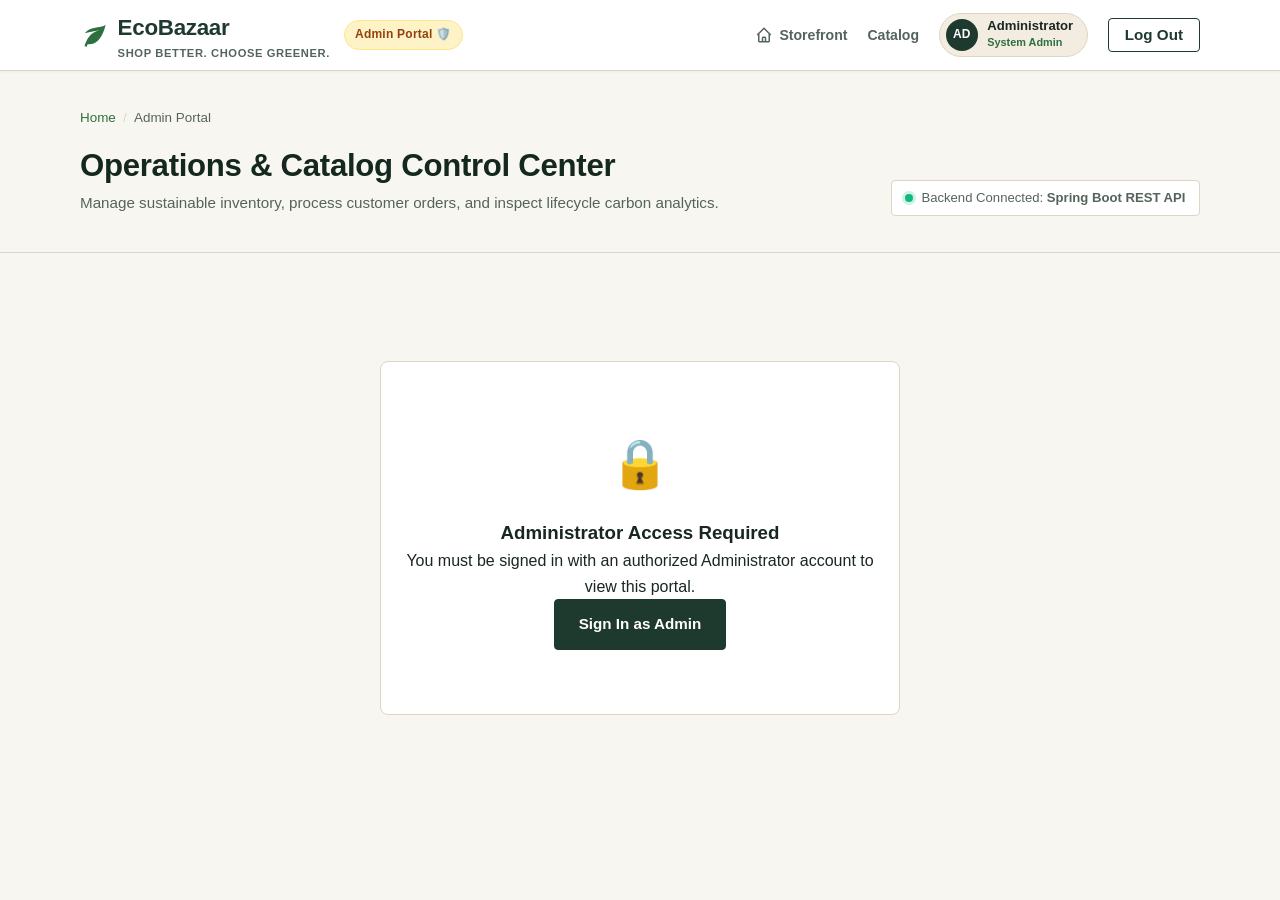
<file: frontend/pages/admin.html>
<!DOCTYPE html>
<html lang="en">
<head>
  <meta charset="UTF-8" />
  <meta name="viewport" content="width=device-width, initial-scale=1.0" />
  <title>Admin Portal — EcoBazaar</title>
  <meta name="description" content="EcoBazaar Administrative Portal for catalog management, order processing, and sustainability impact tracking." />
  <link rel="stylesheet" href="../css/style.css" />
</head>
<body class="admin-body">

  <!-- =========================================================================
       1. Admin Header & Navigation Bar
       ========================================================================= -->
  <header class="header admin-header">
    <div class="container navbar admin-navbar">
      <!-- Brand Logo with Admin Badge -->
      <div class="admin-brand-group">
        <a href="../index.html" class="logo" aria-label="EcoBazaar Home">
          <svg class="logo-leaf-icon" viewBox="0 0 24 24" fill="currentColor">
            <path d="M17 8C8 10 5.9 16.17 3.82 21.34l1.89.66l.95-2.3c.48.17.98.3 1.34.3C19 20 22 3 22 3c-1 2-8 2.25-13 3.75C7 7.35 5.5 8.7 4 10.5c3.5-1 7.5-1.5 13-2.5z"/>
          </svg>
          <div class="logo-text-box">
            <span>EcoBazaar</span>
            <span class="logo-tagline">Shop Better. Choose Greener.</span>
          </div>
        </a>
        <span class="admin-role-badge">Admin Portal 🛡️</span>
      </div>

      <!-- Quick Storefront Link & Admin Session Profile -->
      <div class="admin-header-actions">
        <a href="../index.html" class="admin-nav-link" aria-label="View Storefront">
          <svg fill="none" stroke="currentColor" stroke-width="2" viewBox="0 0 24 24" width="18" height="18">
            <path d="M3 12l2-2m0 0l7-7 7 7M5 10v10a1 1 0 001 1h3m10-11l2 2m-2-2v10a1 1 0 01-1 1h-3m-6 0a1 1 0 001-1v-4a1 1 0 011-1h2a1 1 0 011 1v4a1 1 0 001 1m-6 0h6"></path>
          </svg>
          <span>Storefront</span>
        </a>
        <a href="products.html" class="admin-nav-link" aria-label="View Catalog">
          <span>Catalog</span>
        </a>

        <div class="admin-profile-pill" id="admin-profile-pill">
          <div class="admin-avatar" id="admin-avatar">AD</div>
          <div class="admin-profile-text">
            <span class="admin-name" id="admin-user-name">Administrator</span>
            <span class="admin-role-label">System Admin</span>
          </div>
        </div>

        <button type="button" class="btn-secondary nav-logout-btn" id="admin-logout-btn" aria-label="Log Out">
          Log Out
        </button>
      </div>

      <!-- Mobile Hamburger Toggle -->
      <button class="mobile-toggle" id="admin-mobile-toggle" aria-label="Toggle navigation menu" aria-expanded="false">
        <span></span>
        <span></span>
        <span></span>
      </button>
    </div>
  </header>

  <!-- =========================================================================
       2. Page Header / Breadcrumbs Banner
       ========================================================================= -->
  <section class="page-header admin-page-header">
    <div class="container page-header-content">
      <div class="breadcrumbs">
        <a href="../index.html">Home</a>
        <span class="separator">/</span>
        <span>Admin Portal</span>
      </div>
      <div class="admin-header-title-row">
        <div>
          <h1 class="page-title">Operations & Catalog Control Center</h1>
          <p class="page-subtitle">
            Manage sustainable inventory, process customer orders, and inspect lifecycle carbon analytics.
          </p>
        </div>
        <div class="admin-system-status">
          <span class="status-indicator-dot online"></span>
          <span>Backend Connected: <strong>Spring Boot REST API</strong></span>
        </div>
      </div>
    </div>
  </section>

  <!-- =========================================================================
       3. Main Admin Workspace Container
       ========================================================================= -->
  <main class="container admin-container">

    <!-- Auth Guard Placeholder Alert (if non-admin tries to view) -->
    <div id="admin-auth-guard" class="admin-guard-banner" style="display: none;">
      <div class="guard-icon">🔒</div>
      <h3>Administrator Access Required</h3>
      <p>You must be signed in with an authorized Administrator account to view this portal.</p>
      <a href="login.html" class="btn-primary">Sign In as Admin</a>
    </div>

    <div id="admin-app-content">

      <!-- Navigation Tabs Bar -->
      <nav class="admin-tabs" role="tablist" aria-label="Admin Portal Sections">
        <button type="button" class="admin-tab-btn active" id="tab-btn-overview" role="tab" aria-selected="true" aria-controls="tab-overview" data-tab="overview">
          <svg fill="none" stroke="currentColor" stroke-width="2" viewBox="0 0 24 24" width="18" height="18">
            <path d="M4 6a2 2 0 012-2h2a2 2 0 012 2v2a2 2 0 01-2 2H6a2 2 0 01-2-2V6zM14 6a2 2 0 012-2h2a2 2 0 012 2v2a2 2 0 01-2 2h-2a2 2 0 01-2-2V6zM4 16a2 2 0 012-2h2a2 2 0 012 2v2a2 2 0 01-2 2H6a2 2 0 01-2-2v-2zM14 16a2 2 0 012-2h2a2 2 0 012 2v2a2 2 0 01-2 2h-2a2 2 0 01-2-2v-2z"></path>
          </svg>
          <span>Overview</span>
        </button>

        <button type="button" class="admin-tab-btn" id="tab-btn-products" role="tab" aria-selected="false" aria-controls="tab-products" data-tab="products">
          <svg fill="none" stroke="currentColor" stroke-width="2" viewBox="0 0 24 24" width="18" height="18">
            <path d="M20 7l-8-4-8 4m16 0l-8 4m8-4v10l-8 4m0-10L4 7m8 4v10M4 7v10l8 4"></path>
          </svg>
          <span>Product Management</span>
        </button>

        <button type="button" class="admin-tab-btn" id="tab-btn-orders" role="tab" aria-selected="false" aria-controls="tab-orders" data-tab="orders">
          <svg fill="none" stroke="currentColor" stroke-width="2" viewBox="0 0 24 24" width="18" height="18">
            <path d="M9 5H7a2 2 0 00-2 2v12a2 2 0 002 2h10a2 2 0 002-2V7a2 2 0 00-2-2h-2M9 5a2 2 0 002 2h2a2 2 0 002-2M9 5a2 2 0 012-2h2a2 2 0 012 2m-6 9l2 2 4-4"></path>
          </svg>
          <span>Order Management</span>
        </button>
      </nav>

      <!-- =====================================================================
           TAB 1: Overview & KPI Analytics
           ===================================================================== -->
      <section class="admin-tab-panel active" id="tab-overview" role="tabpanel" aria-labelledby="tab-btn-overview">
        <div class="admin-kpi-grid">
          <!-- Total Products -->
          <div class="admin-kpi-card">
            <div class="kpi-icon-box">
              <svg viewBox="0 0 24 24" fill="none" stroke="currentColor" stroke-width="2">
                <path d="M20 7l-8-4-8 4m16 0l-8 4m8-4v10l-8 4m0-10L4 7m8 4v10M4 7v10l8 4"></path>
              </svg>
            </div>
            <div class="kpi-content">
              <span class="kpi-label">Total Products</span>
              <div class="kpi-value" id="kpi-total-products">
                <span class="kpi-placeholder">—</span>
              </div>
              <span class="kpi-subtext">Active sustainable catalog items</span>
            </div>
          </div>

          <!-- Total Orders -->
          <div class="admin-kpi-card">
            <div class="kpi-icon-box">
              <svg viewBox="0 0 24 24" fill="none" stroke="currentColor" stroke-width="2">
                <circle cx="9" cy="21" r="1"></circle>
                <circle cx="20" cy="21" r="1"></circle>
                <path d="M1 1h4l2.68 13.39a2 2 0 002 1.61h9.72a2 2 0 002-1.61L23 6H6"></path>
              </svg>
            </div>
            <div class="kpi-content">
              <span class="kpi-label">Total Orders</span>
              <div class="kpi-value" id="kpi-total-orders">
                <span class="kpi-placeholder">—</span>
              </div>
              <span class="kpi-subtext">Customer orders placed to date</span>
            </div>
          </div>

          <!-- Gross Revenue -->
          <div class="admin-kpi-card">
            <div class="kpi-icon-box">
              <svg viewBox="0 0 24 24" fill="none" stroke="currentColor" stroke-width="2">
                <path d="M12 1v22M17 5H9.5a3.5 3.5 0 000 7h5a3.5 3.5 0 010 7H6"></path>
              </svg>
            </div>
            <div class="kpi-content">
              <span class="kpi-label">Gross Revenue</span>
              <div class="kpi-value" id="kpi-gross-revenue">
                <span class="kpi-placeholder">—</span>
              </div>
              <span class="kpi-subtext">Total platform sales in INR (₹)</span>
            </div>
          </div>

          <!-- Total Carbon Tracked -->
          <div class="admin-kpi-card">
            <div class="kpi-icon-box leaf-kpi">
              <svg viewBox="0 0 24 24" fill="currentColor">
                <path d="M17 8C8 10 5.9 16.17 3.82 21.34l1.89.66l.95-2.3c.48.17.98.3 1.34.3C19 20 22 3 22 3c-1 2-8 2.25-13 3.75C7 7.35 5.5 8.7 4 10.5c3.5-1 7.5-1.5 13-2.5z"/>
              </svg>
            </div>
            <div class="kpi-content">
              <span class="kpi-label">Total Carbon Tracked</span>
              <div class="kpi-value" id="kpi-total-carbon">
                <span class="kpi-placeholder">—</span>
              </div>
              <span class="kpi-subtext">Verified emissions in kg CO2e</span>
            </div>
          </div>
        </div>

        <!-- Quick Summary Card -->
        <div class="admin-card" style="margin-top: 1.5rem;">
          <div class="admin-card-header">
            <h3>System Status & Security Overview</h3>
          </div>
          <div class="admin-card-body">
            <div class="admin-info-grid">
              <div class="info-item">
                <span class="info-label">Active Role</span>
                <strong class="info-val">ADMINISTRATOR</strong>
              </div>
              <div class="info-item">
                <span class="info-label">Authentication Mode</span>
                <strong class="info-val">Stateless HMAC-SHA256 JWT</strong>
              </div>
              <div class="info-item">
                <span class="info-label">Database Layer</span>
                <strong class="info-val">MySQL Persistence</strong>
              </div>
              <div class="info-item">
                <span class="info-label">Product Restock Automation</span>
                <strong class="info-val" style="color: var(--color-leaf);">Active on Cancellation</strong>
              </div>
            </div>
          </div>
        </div>
      </section>

      <!-- =====================================================================
           TAB 2: Product Catalog Management
           ===================================================================== -->
      <section class="admin-tab-panel" id="tab-products" role="tabpanel" aria-labelledby="tab-btn-products">
        <div class="admin-card">
          <div class="admin-card-header admin-toolbar">
            <div class="toolbar-left">
              <h3>Sustainable Catalog Management</h3>
              <span class="toolbar-count" id="product-count-badge">0 items</span>
            </div>
            <div class="toolbar-right">
              <div class="admin-search-box">
                <svg fill="none" stroke="currentColor" stroke-width="2" viewBox="0 0 24 24" width="16" height="16">
                  <path d="M21 21l-6-6m2-5a7 7 0 11-14 0 7 7 0 0114 0z"></path>
                </svg>
                <input 
                  type="text" 
                  id="product-search-input" 
                  placeholder="Search products by name or category..." 
                  aria-label="Search products"
                />
              </div>
              <button type="button" class="btn-primary" id="btn-open-add-product" aria-label="Add new product">
                <svg fill="none" stroke="currentColor" stroke-width="2.5" viewBox="0 0 24 24" width="18" height="18">
                  <path d="M12 4v16m8-8H4"></path>
                </svg>
                <span>Add Product</span>
              </button>
            </div>
          </div>

          <!-- Product Table Responsive Container -->
          <div class="admin-table-wrapper" id="admin-products-table-container">
            <table class="admin-table" id="admin-products-table">
              <thead>
                <tr>
                  <th style="width: 70px;">Image</th>
                  <th>Product Details</th>
                  <th>Category</th>
                  <th>Price</th>
                  <th>Stock</th>
                  <th>Carbon Footprint</th>
                  <th style="text-align: right; width: 140px;">Actions</th>
                </tr>
              </thead>
              <tbody id="admin-products-tbody">
                <!-- Dynamically populated via admin.js -->
              </tbody>
            </table>

            <!-- Loading State Placeholder -->
            <div class="admin-empty-state" id="products-loading-state" style="display: block;">
              <div class="loading-spinner"></div>
              <p>Loading eco-friendly products catalog...</p>
            </div>

            <!-- Empty State Placeholder -->
            <div class="admin-empty-state" id="products-empty-state" style="display: none;">
              <svg fill="none" stroke="currentColor" stroke-width="1.5" viewBox="0 0 24 24" width="48" height="48">
                <path d="M20 7l-8-4-8 4m16 0l-8 4m8-4v10l-8 4m0-10L4 7m8 4v10M4 7v10l8 4"></path>
              </svg>
              <h4 id="products-empty-title">No Products Found</h4>
              <p id="products-empty-message">No products match your search or the catalog is empty.</p>
              <div id="products-empty-action" style="margin-top: 1rem; display: none;"></div>
            </div>
          </div>
        </div>
      </section>

      <!-- =====================================================================
           TAB 3: Order Management
           ===================================================================== -->
      <section class="admin-tab-panel" id="tab-orders" role="tabpanel" aria-labelledby="tab-btn-orders">
        <div class="admin-card">
          <div class="admin-card-header admin-toolbar">
            <div class="toolbar-left">
              <h3>Customer Order Lifecycle</h3>
              <span class="toolbar-count" id="order-count-badge">0 orders</span>
            </div>
            <div class="toolbar-right">
              <!-- Status Filter Dropdown -->
              <div class="admin-filter-group">
                <label for="admin-order-status-filter" class="filter-label">Filter Status:</label>
                <select id="admin-order-status-filter" class="admin-select" aria-label="Filter orders by status">
                  <option value="ALL">All Statuses</option>
                  <option value="PLACED">Placed</option>
                  <option value="CONFIRMED">Confirmed</option>
                  <option value="SHIPPED">Shipped</option>
                  <option value="DELIVERED">Delivered</option>
                  <option value="CANCELLED">Cancelled</option>
                </select>
              </div>
            </div>
          </div>

          <!-- Orders Table Responsive Container -->
          <div class="admin-table-wrapper" id="admin-orders-table-container">
            <table class="admin-table" id="admin-orders-table">
              <thead>
                <tr>
                  <th>Order Ref</th>
                  <th>Customer</th>
                  <th>Date</th>
                  <th>Total Amount</th>
                  <th>Emissions Tracked</th>
                  <th>Status</th>
                  <th style="text-align: right; width: 180px;">Actions</th>
                </tr>
              </thead>
              <tbody id="admin-orders-tbody">
                <!-- Dynamically populated via admin.js -->
              </tbody>
            </table>

            <!-- Loading State Placeholder -->
            <div class="admin-empty-state" id="orders-loading-state" style="display: block;">
              <div class="loading-spinner"></div>
              <p>Loading customer orders...</p>
            </div>

            <!-- Empty State Placeholder -->
            <div class="admin-empty-state" id="orders-empty-state" style="display: none;">
              <svg fill="none" stroke="currentColor" stroke-width="1.5" viewBox="0 0 24 24" width="48" height="48">
                <circle cx="9" cy="21" r="1"></circle>
                <circle cx="20" cy="21" r="1"></circle>
                <path d="M1 1h4l2.68 13.39a2 2 0 002 1.61h9.72a2 2 0 002-1.61L23 6H6"></path>
              </svg>
              <h4 id="orders-empty-title">No Orders Found</h4>
              <p id="orders-empty-message">No customer orders match the selected filter criteria.</p>
              <div id="orders-empty-action" style="margin-top: 1rem; display: none;"></div>
            </div>
          </div>
        </div>
      </section>

    </div>
  </main>

  <!-- =========================================================================
       4. Add / Edit Product Modal Form Structure
       ========================================================================= -->
  <div class="modal-overlay" id="product-modal" role="dialog" aria-modal="true" aria-labelledby="product-modal-title">
    <div class="modal-card admin-modal-card">
      <div class="admin-modal-header">
        <h3 class="modal-title" id="product-modal-title">Add New Eco Product</h3>
        <button type="button" class="admin-modal-close" id="btn-close-product-modal" aria-label="Close modal">✕</button>
      </div>

      <div class="auth-alert error" id="product-form-error" style="display: none;"></div>

      <form id="product-form" class="admin-form" novalidate>
        <input type="hidden" id="product-id-input" value="" />

        <div class="form-row">
          <div class="form-group" style="flex: 2;">
            <label for="product-name-input">Product Title <span class="required-star">*</span></label>
            <input 
              type="text" 
              id="product-name-input" 
              class="form-input" 
              placeholder="e.g. Organic Hemp Shopping Bag" 
              required 
            />
          </div>
          <div class="form-group" style="flex: 1;">
            <label for="product-category-input">Category <span class="required-star">*</span></label>
            <select id="product-category-input" class="form-input admin-select" required>
              <option value="">Select Category</option>
              <option value="personal-care">Personal Care</option>
              <option value="fashion">Fashion</option>
              <option value="tech">Tech</option>
              <option value="lifestyle">Lifestyle</option>
              <option value="kitchen">Kitchen</option>
              <option value="home">Home</option>
            </select>
          </div>
        </div>

        <div class="form-row">
          <div class="form-group">
            <label for="product-price-input">Price (₹ INR) <span class="required-star">*</span></label>
            <input 
              type="number" 
              id="product-price-input" 
              class="form-input" 
              placeholder="e.g. 499.00" 
              min="0.01" 
              step="0.01" 
              required 
            />
          </div>
          <div class="form-group">
            <label for="product-stock-input">Stock Quantity <span class="required-star">*</span></label>
            <input 
              type="number" 
              id="product-stock-input" 
              class="form-input" 
              placeholder="e.g. 50" 
              min="0" 
              step="1" 
              required 
            />
          </div>
          <div class="form-group">
            <label for="product-carbon-input">Carbon Footprint (kg CO2e)</label>
            <input 
              type="number" 
              id="product-carbon-input" 
              class="form-input" 
              placeholder="e.g. 0.25" 
              min="0" 
              step="0.01" 
            />
          </div>
        </div>

        <div class="form-group">
          <label for="product-image-input">Image URL</label>
          <input 
            type="url" 
            id="product-image-input" 
            class="form-input" 
            placeholder="https://..." 
          />
        </div>

        <div class="form-group">
          <label for="product-desc-input">Product Description</label>
          <textarea 
            id="product-desc-input" 
            class="form-input form-textarea" 
            rows="3" 
            placeholder="Detailed description of materials, sustainability verification, and lifecycle impact..."
          ></textarea>
        </div>

        <div class="form-group form-checkbox-group">
          <label class="checkbox-label" for="product-eco-input">
            <input type="checkbox" id="product-eco-input" checked />
            <span>Mark as Verified Eco-Friendly product</span>
          </label>
        </div>

        <div class="admin-modal-actions">
          <button type="button" class="btn-secondary" id="btn-cancel-product-modal">Cancel</button>
          <button type="submit" class="btn-primary" id="btn-save-product">
            <span>Save Product</span>
          </button>
        </div>
      </form>
    </div>
  </div>

  <!-- =========================================================================
       5. Delete Confirmation Dialog Structure
       ========================================================================= -->
  <div class="modal-overlay" id="delete-confirm-modal" role="dialog" aria-modal="true" aria-labelledby="delete-modal-title">
    <div class="modal-card admin-dialog-card">
      <div class="modal-icon dialog-danger-icon">
        <svg viewBox="0 0 24 24" fill="none" stroke="currentColor" stroke-width="2">
          <path d="M19 7l-.867 12.142A2 2 0 0116.138 21H7.862a2 2 0 01-1.995-1.858L5 7m5 4v6m4-6v6m1-10V4a1 1 0 00-1-1h-4a1 1 0 00-1 1v3M4 7h16"></path>
        </svg>
      </div>
      <h3 class="modal-title" id="delete-modal-title">Delete Product</h3>
      <p class="modal-desc">
        Are you sure you want to permanently delete <strong id="delete-product-name-target">this product</strong> from the catalog? This operation cannot be undone.
      </p>
      <input type="hidden" id="delete-product-id-target" value="" />
      <div class="admin-modal-actions dialog-actions">
        <button type="button" class="btn-secondary" id="btn-cancel-delete">Cancel</button>
        <button type="button" class="btn-primary btn-danger" id="btn-confirm-delete">
          Confirm Delete
        </button>
      </div>
    </div>
  </div>

  <!-- =========================================================================
       6. Order Details Inspection Modal Structure
       ========================================================================= -->
  <div class="modal-overlay" id="order-details-modal" role="dialog" aria-modal="true" aria-labelledby="order-details-title">
    <div class="modal-card admin-modal-card">
      <div class="admin-modal-header">
        <h3 class="modal-title" id="order-details-title">Order Details</h3>
        <button type="button" class="admin-modal-close" id="btn-close-order-details" aria-label="Close modal">✕</button>
      </div>

      <div class="order-details-content" id="order-details-body">
        <!-- Rendered dynamically via admin.js in Step 4 -->
        <p style="color: var(--color-text-muted); text-align: center; padding: 2rem 0;">Loading order details...</p>
      </div>

      <div class="admin-modal-actions" style="margin-top: 1.25rem;">
        <button type="button" class="btn-secondary" id="btn-dismiss-order-details">Close</button>
      </div>
    </div>
  </div>

  <!-- =========================================================================
       7. Order Status Transition Modal Structure
       ========================================================================= -->
  <div class="modal-overlay" id="order-status-modal" role="dialog" aria-modal="true" aria-labelledby="order-status-title">
    <div class="modal-card admin-dialog-card">
      <div class="admin-modal-header">
        <h3 class="modal-title" id="order-status-title">Update Order Lifecycle</h3>
        <button type="button" class="admin-modal-close" id="btn-close-status-modal" aria-label="Close modal">✕</button>
      </div>

      <div class="auth-alert error" id="order-status-error" style="display: none;"></div>

      <div style="text-align: left; margin: 1rem 0;">
        <input type="hidden" id="status-target-order-id" value="" />
        <p style="font-size: 0.9rem; color: var(--color-text-muted); margin-bottom: 0.75rem;">
          Order Reference: <strong id="status-target-order-ref">#EB-...</strong>
        </p>
        <p style="font-size: 0.9rem; color: var(--color-text-muted); margin-bottom: 1rem;">
          Current Status: <span class="order-status-pill placed" id="status-target-current-pill">PLACED</span>
        </p>

        <label for="order-new-status-select" class="form-label" style="font-weight: 600; font-size: 0.88rem; display: block; margin-bottom: 0.4rem;">
          Select New Lifecycle Status:
        </label>
        <select id="order-new-status-select" class="form-input admin-select" style="width: 100%;">
          <option value="CONFIRMED">CONFIRMED — Verified for fulfillment</option>
          <option value="SHIPPED">SHIPPED — Dispatched via plastic-free transit</option>
          <option value="DELIVERED">DELIVERED — Successfully handed over</option>
          <option value="CANCELLED">CANCELLED — Restock items to inventory</option>
        </select>

        <p class="admin-helper-text" style="font-size: 0.78rem; color: var(--color-text-muted); margin-top: 0.5rem; line-height: 1.45;">
          ℹ️ Transitioning an order to <strong>CANCELLED</strong> triggers automatic stock quantity restoration in the MySQL database.
        </p>
      </div>

      <div class="admin-modal-actions dialog-actions">
        <button type="button" class="btn-secondary" id="btn-cancel-status-modal">Cancel</button>
        <button type="button" class="btn-primary" id="btn-confirm-status-update">Apply Transition</button>
      </div>
    </div>
  </div>

  <!-- =========================================================================
       8. Toast Notification Container
       ========================================================================= -->
  <div class="toast-notification" id="toast-notification" role="status" aria-live="polite">
    <svg class="toast-icon" fill="none" stroke="currentColor" stroke-width="2" viewBox="0 0 24 24">
      <path d="M9 12l2 2 4-4m6 2a9 9 0 11-18 0 9 9 0 0118 0z"></path>
    </svg>
    <div class="toast-content">
      <h5 class="toast-title" id="toast-title">Notification</h5>
      <p class="toast-desc" id="toast-message">Message content</p>
    </div>
  </div>

  <!-- Scripts: api.js loaded BEFORE admin.js -->
  <script src="../js/api.js"></script>
  <script src="../js/admin.js"></script>
</body>
</html>
</file>
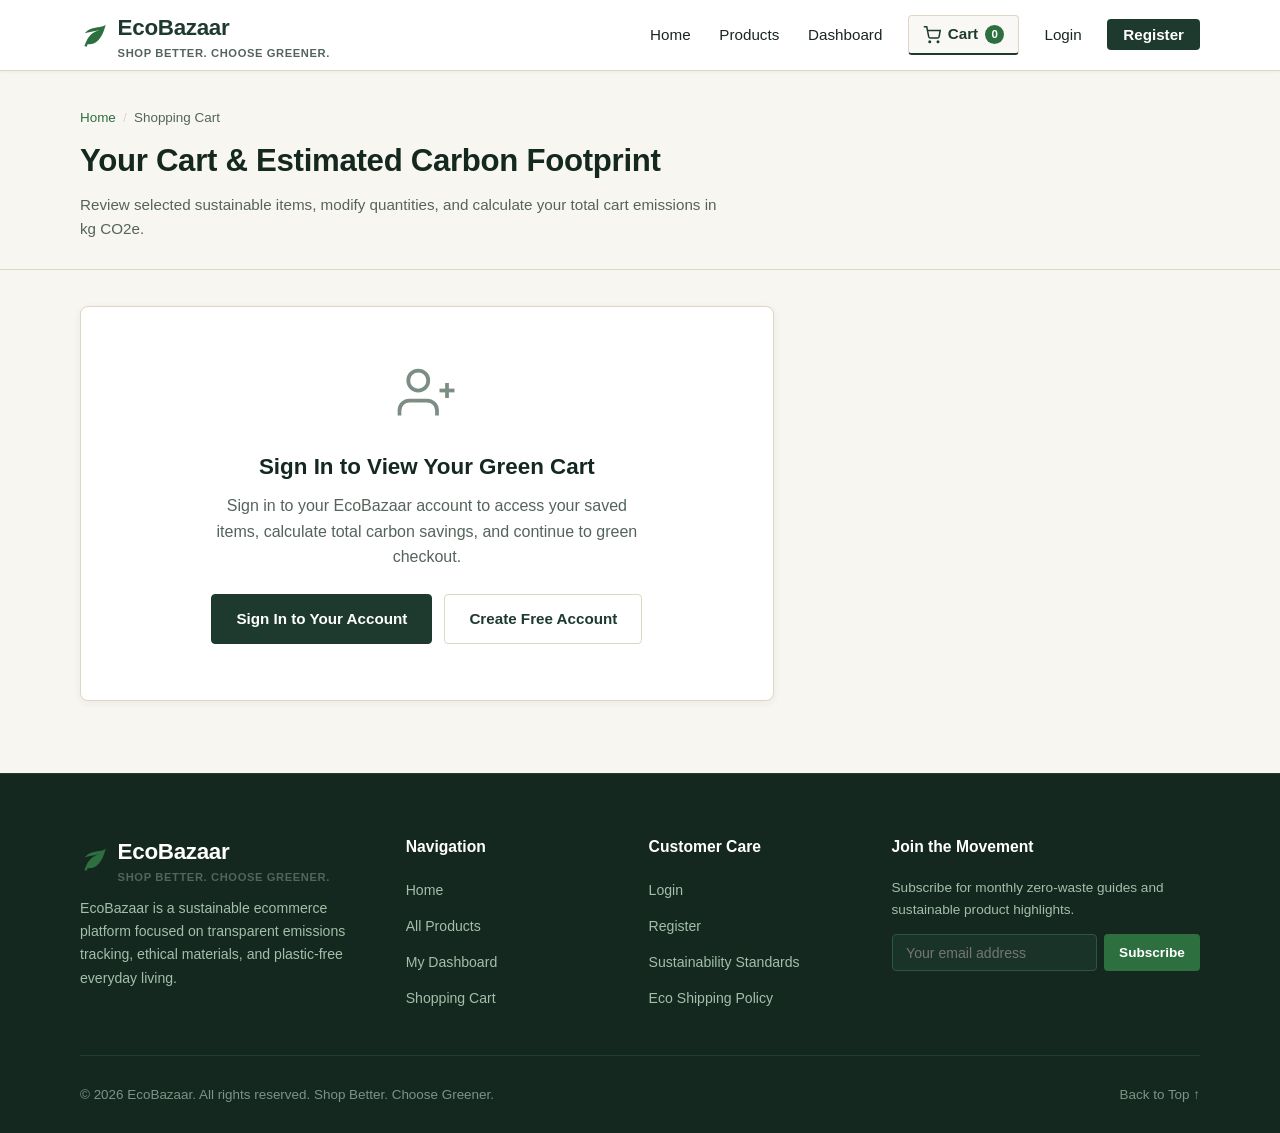
<file: frontend/pages/cart.html>
<!DOCTYPE html>
<html lang="en">
<head>
  <meta charset="UTF-8" />
  <meta name="viewport" content="width=device-width, initial-scale=1.0" />
  <title>Shopping Cart & Carbon Impact — EcoBazaar</title>
  <meta name="description" content="Review your sustainable order, adjust item quantities, and inspect your cart's cumulative carbon footprint in kg CO2e." />
  <link rel="stylesheet" href="../css/style.css" />
</head>
<body>

  <!-- =========================================================================
       1. Header & Navigation Bar
       Order: Home -> Products -> Dashboard -> Cart -> Login -> Register
       ========================================================================= -->
  <header class="header">
    <div class="container navbar">
      <!-- Brand Logo -->
      <a href="../index.html" class="logo" aria-label="EcoBazaar Home">
        <svg class="logo-leaf-icon" viewBox="0 0 24 24" fill="currentColor">
          <path d="M17 8C8 10 5.9 16.17 3.82 21.34l1.89.66l.95-2.3c.48.17.98.3 1.34.3C19 20 22 3 22 3c-1 2-8 2.25-13 3.75C7 7.35 5.5 8.7 4 10.5c3.5-1 7.5-1.5 13-2.5z"/>
        </svg>
        <div class="logo-text-box">
          <span>EcoBazaar</span>
          <span class="logo-tagline">Shop Better. Choose Greener.</span>
        </div>
      </a>

      <!-- Navigation Links -->
      <nav>
        <ul class="nav-menu" id="nav-menu">
          <li><a href="../index.html" class="nav-link">Home</a></li>
          <li><a href="products.html" class="nav-link">Products</a></li>
          <li><a href="dashboard.html" class="nav-link">Dashboard</a></li>
          <li>
            <a href="cart.html" class="nav-link nav-cart-btn active" aria-label="Shopping Cart">
              <svg class="cart-icon" fill="none" stroke="currentColor" stroke-width="2" viewBox="0 0 24 24">
                <circle cx="9" cy="21" r="1"></circle>
                <circle cx="20" cy="21" r="1"></circle>
                <path d="M1 1h4l2.68 13.39a2 2 0 0 0 2 1.61h9.72a2 2 0 0 0 2-1.61L23 6H6"></path>
              </svg>
              <span>Cart</span>
              <span class="cart-badge" id="cart-count">0</span>
            </a>
          </li>
          <li><a href="login.html" class="nav-link">Login</a></li>
          <li><a href="register.html" class="nav-link nav-register-btn">Register</a></li>
        </ul>
      </nav>

      <!-- Mobile Hamburger Menu Button -->
      <button class="mobile-toggle" id="mobile-toggle" aria-label="Toggle navigation menu" aria-expanded="false">
        <span></span>
        <span></span>
        <span></span>
      </button>
    </div>
  </header>

  <!-- =========================================================================
       2. Page Header / Breadcrumbs
       ========================================================================= -->
  <section class="page-header">
    <div class="container page-header-content">
      <div class="breadcrumbs">
        <a href="../index.html">Home</a>
        <span class="separator">/</span>
        <span>Shopping Cart</span>
      </div>
      <h1 class="page-title">Your Cart & Estimated Carbon Footprint</h1>
      <p class="page-subtitle">
        Review selected sustainable items, modify quantities, and calculate your total cart emissions in kg CO2e.
      </p>
    </div>
  </section>

  <!-- =========================================================================
       3. Cart Section (Dynamic rendering via main.js)
       ========================================================================= -->
  <main class="container cart-section">
    <div class="cart-grid">
      <!-- Left Column: Item list / Table -->
      <div id="cart-items-container">
        <!-- Injected by main.js -->
        <p style="text-align: center; color: var(--color-text-muted); padding: 3rem 0;">Loading your cart items...</p>
      </div>

      <!-- Right Column: Order & Carbon Summary -->
      <div id="cart-summary-container">
        <!-- Injected by main.js -->
      </div>
    </div>
  </main>

  <!-- =========================================================================
       4. Simulated Checkout Modal
       ========================================================================= -->
  <div class="modal-overlay" id="checkout-modal" role="dialog" aria-modal="true" aria-labelledby="modal-title">
    <div class="modal-card">
      <div class="modal-icon">
        <svg viewBox="0 0 24 24" fill="none" stroke="currentColor" stroke-width="2.5">
          <path d="M20 6L9 17l-5-5"></path>
        </svg>
      </div>
      <h3 class="modal-title" id="modal-title">Order Placed Successfully!</h3>
      <p class="modal-desc">
        Thank you for choosing sustainable living! Your order has been placed with 
        <strong>100% plastic-free packaging</strong> and verified freight offsets.
      </p>

      <div style="background-color: var(--color-cream-subtle); border: 1px solid var(--color-border); border-radius: var(--radius-sm); padding: 1rem; margin-bottom: 1.25rem; text-align: left; font-size: 0.85rem;">
        <div style="display: flex; justify-content: space-between; margin-bottom: 0.35rem;">
          <span style="color: var(--color-text-muted);">Order Reference:</span>
          <strong id="modal-order-number">#EB-2026-8942</strong>
        </div>
        <div style="display: flex; justify-content: space-between; margin-bottom: 0.35rem;">
          <span style="color: var(--color-text-muted);">Database Order ID:</span>
          <strong id="modal-order-id">#1</strong>
        </div>
        <div style="display: flex; justify-content: space-between; margin-bottom: 0.35rem;">
          <span style="color: var(--color-text-muted);">Total Amount:</span>
          <strong id="modal-order-amount">₹0</strong>
        </div>
        <div style="display: flex; justify-content: space-between; margin-bottom: 0.35rem;">
          <span style="color: var(--color-text-muted);">Shipping To:</span>
          <span id="modal-order-address" style="font-weight: 600; text-align: right; max-width: 200px; word-break: break-word;">-</span>
        </div>
        <div style="display: flex; justify-content: space-between; margin-bottom: 0.35rem;">
          <span style="color: var(--color-text-muted);">Delivery Method:</span>
          <span style="color: var(--color-leaf); font-weight: 700;">Plastic-Free Corrugated Mailer</span>
        </div>
        <div style="display: flex; justify-content: space-between; margin-bottom: 0.35rem;">
          <span style="color: var(--color-text-muted);">Emissions Saved:</span>
          <span id="modal-order-carbon" style="color: var(--color-leaf); font-weight: 700;">Verified Green Offset 🌳</span>
        </div>
        <div style="display: flex; justify-content: space-between; padding-top: 0.35rem; border-top: 1px dashed var(--color-border); font-size: 0.8rem;">
          <span style="color: var(--color-text-muted);">Payment Mode:</span>
          <span style="color: var(--color-text-muted);">Demo Simulated Card (No Charge)</span>
        </div>
      </div>

      <div style="display: flex; flex-direction: column; gap: 0.5rem;">
        <button type="button" class="btn-primary" onclick="closeCheckoutModal(true)" style="justify-content: center;">
          View in My Dashboard
        </button>
        <button type="button" class="btn-secondary" onclick="closeCheckoutModal(false)" style="justify-content: center;">
          Continue Shopping
        </button>
      </div>
    </div>
  </div>

  <!-- =========================================================================
       5. Footer
       ========================================================================= -->
  <footer class="footer">
    <div class="container">
      <div class="footer-grid">
        <div class="footer-brand">
          <a href="../index.html" class="logo">
            <svg class="logo-leaf-icon" viewBox="0 0 24 24" fill="currentColor">
              <path d="M17 8C8 10 5.9 16.17 3.82 21.34l1.89.66l.95-2.3c.48.17.98.3 1.34.3C19 20 22 3 22 3c-1 2-8 2.25-13 3.75C7 7.35 5.5 8.7 4 10.5c3.5-1 7.5-1.5 13-2.5z"/>
            </svg>
            <div class="logo-text-box">
              <span>EcoBazaar</span>
              <span class="logo-tagline">Shop Better. Choose Greener.</span>
            </div>
          </a>
          <p>
            EcoBazaar is a sustainable ecommerce platform focused on transparent emissions tracking, ethical materials, and plastic-free everyday living.
          </p>
        </div>

        <div class="footer-col">
          <h4>Navigation</h4>
          <ul class="footer-links">
            <li><a href="../index.html">Home</a></li>
            <li><a href="products.html">All Products</a></li>
            <li><a href="dashboard.html">My Dashboard</a></li>
            <li><a href="cart.html">Shopping Cart</a></li>
          </ul>
        </div>

        <div class="footer-col">
          <h4>Customer Care</h4>
          <ul class="footer-links">
            <li><a href="login.html">Login</a></li>
            <li><a href="register.html">Register</a></li>
            <li><a href="../index.html#sustainability">Sustainability Standards</a></li>
            <li><a href="../index.html#about">Eco Shipping Policy</a></li>
          </ul>
        </div>

        <div class="footer-col">
          <h4>Join the Movement</h4>
          <p style="font-size: 0.85rem; color: #a4bea8; margin-bottom: 0.5rem;">
            Subscribe for monthly zero-waste guides and sustainable product highlights.
          </p>
          <form class="newsletter-form" id="newsletter-form">
            <input 
              type="email" 
              class="newsletter-input" 
              id="newsletter-email" 
              placeholder="Your email address" 
              required 
              aria-label="Email address for newsletter"
            />
            <button type="submit" class="btn-newsletter">Subscribe</button>
          </form>
          <div class="newsletter-status" id="newsletter-status"></div>
        </div>
      </div>

      <div class="footer-bottom">
        <div>
          &copy; 2026 EcoBazaar. All rights reserved. Shop Better. Choose Greener.
        </div>
        <div class="footer-bottom-links">
          <a href="../index.html">Back to Top ↑</a>
        </div>
      </div>
    </div>
  </footer>

  <!-- Toast Notification Feedback Container -->
  <div class="toast-notification" id="toast-notification" role="status" aria-live="polite">
    <svg class="toast-icon" fill="none" stroke="currentColor" stroke-width="2" viewBox="0 0 24 24">
      <path d="M9 12l2 2 4-4m6 2a9 9 0 11-18 0 9 9 0 0118 0z"></path>
    </svg>
    <div class="toast-content">
      <h5 class="toast-title">Notification</h5>
      <p class="toast-desc">Message content</p>
    </div>
  </div>

  <script src="../js/api.js"></script>
  <script src="../js/main.js"></script>
</body>
</html>
</file>
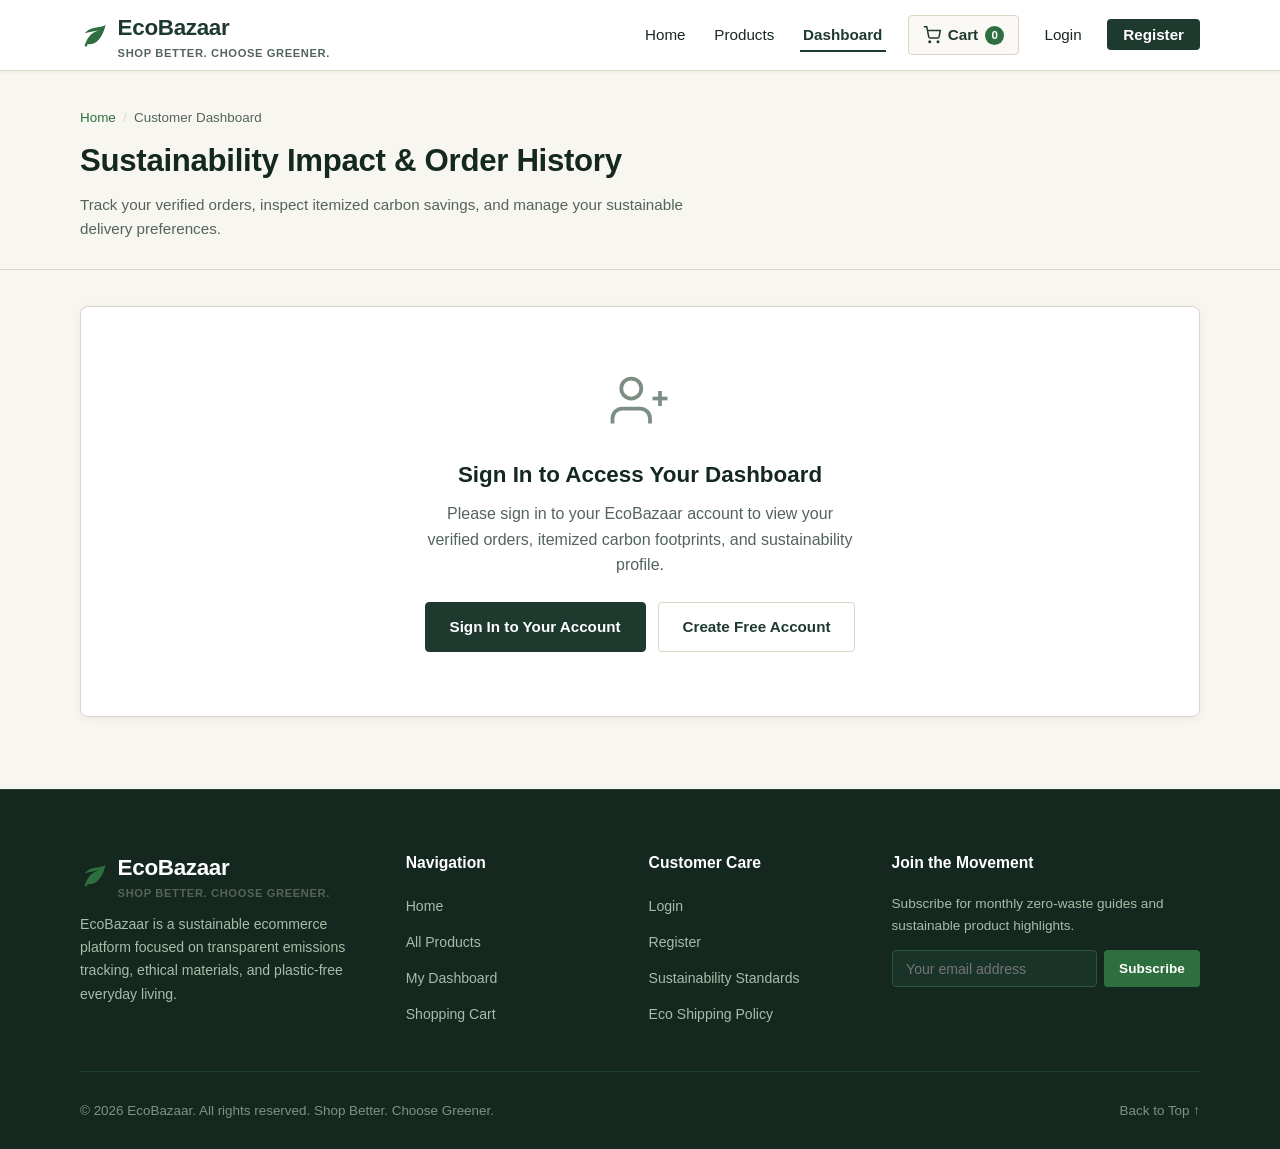
<file: frontend/pages/dashboard.html>
<!DOCTYPE html>
<html lang="en">
<head>
  <meta charset="UTF-8" />
  <meta name="viewport" content="width=device-width, initial-scale=1.0" />
  <title>Customer Dashboard — EcoBazaar</title>
  <meta name="description" content="View your personal sustainability metrics, lifetime carbon emissions saved, and past orders at EcoBazaar." />
  <link rel="stylesheet" href="../css/style.css" />
</head>
<body>

  <!-- =========================================================================
       1. Header & Navigation Bar
       Order: Home -> Products -> Dashboard -> Cart -> Login -> Register
       ========================================================================= -->
  <header class="header">
    <div class="container navbar">
      <!-- Brand Logo -->
      <a href="../index.html" class="logo" aria-label="EcoBazaar Home">
        <svg class="logo-leaf-icon" viewBox="0 0 24 24" fill="currentColor">
          <path d="M17 8C8 10 5.9 16.17 3.82 21.34l1.89.66l.95-2.3c.48.17.98.3 1.34.3C19 20 22 3 22 3c-1 2-8 2.25-13 3.75C7 7.35 5.5 8.7 4 10.5c3.5-1 7.5-1.5 13-2.5z"/>
        </svg>
        <div class="logo-text-box">
          <span>EcoBazaar</span>
          <span class="logo-tagline">Shop Better. Choose Greener.</span>
        </div>
      </a>

      <!-- Navigation Links -->
      <nav>
        <ul class="nav-menu" id="nav-menu">
          <li><a href="../index.html" class="nav-link">Home</a></li>
          <li><a href="products.html" class="nav-link">Products</a></li>
          <li><a href="dashboard.html" class="nav-link active">Dashboard</a></li>
          <li>
            <a href="cart.html" class="nav-link nav-cart-btn" aria-label="Shopping Cart">
              <svg class="cart-icon" fill="none" stroke="currentColor" stroke-width="2" viewBox="0 0 24 24">
                <circle cx="9" cy="21" r="1"></circle>
                <circle cx="20" cy="21" r="1"></circle>
                <path d="M1 1h4l2.68 13.39a2 2 0 0 0 2 1.61h9.72a2 2 0 0 0 2-1.61L23 6H6"></path>
              </svg>
              <span>Cart</span>
              <span class="cart-badge" id="cart-count">0</span>
            </a>
          </li>
          <li><a href="login.html" class="nav-link">Login</a></li>
          <li><a href="register.html" class="nav-link nav-register-btn">Register</a></li>
        </ul>
      </nav>

      <!-- Mobile Hamburger Menu Button -->
      <button class="mobile-toggle" id="mobile-toggle" aria-label="Toggle navigation menu" aria-expanded="false">
        <span></span>
        <span></span>
        <span></span>
      </button>
    </div>
  </header>

  <!-- =========================================================================
       2. Page Header / Breadcrumbs
       ========================================================================= -->
  <section class="page-header">
    <div class="container page-header-content">
      <div class="breadcrumbs">
        <a href="../index.html">Home</a>
        <span class="separator">/</span>
        <span>Customer Dashboard</span>
      </div>
      <h1 class="page-title">Sustainability Impact & Order History</h1>
      <p class="page-subtitle">
        Track your verified orders, inspect itemized carbon savings, and manage your sustainable delivery preferences.
      </p>
    </div>
  </section>

  <!-- =========================================================================
       3. Dashboard Content (Rendered dynamically via main.js)
       ========================================================================= -->
  <main class="container dashboard-section">
    <div id="dashboard-view">
      <!-- Injected by main.js with user profile, stats cards, and orders table -->
      <div style="text-align: center; padding: 3rem 1rem;">
        <p style="color: var(--color-text-muted);">Loading your dashboard...</p>
      </div>
    </div>
  </main>

  <!-- =========================================================================
       4. Footer
       ========================================================================= -->
  <footer class="footer">
    <div class="container">
      <div class="footer-grid">
        <div class="footer-brand">
          <a href="../index.html" class="logo">
            <svg class="logo-leaf-icon" viewBox="0 0 24 24" fill="currentColor">
              <path d="M17 8C8 10 5.9 16.17 3.82 21.34l1.89.66l.95-2.3c.48.17.98.3 1.34.3C19 20 22 3 22 3c-1 2-8 2.25-13 3.75C7 7.35 5.5 8.7 4 10.5c3.5-1 7.5-1.5 13-2.5z"/>
            </svg>
            <div class="logo-text-box">
              <span>EcoBazaar</span>
              <span class="logo-tagline">Shop Better. Choose Greener.</span>
            </div>
          </a>
          <p>
            EcoBazaar is a sustainable ecommerce platform focused on transparent emissions tracking, ethical materials, and plastic-free everyday living.
          </p>
        </div>

        <div class="footer-col">
          <h4>Navigation</h4>
          <ul class="footer-links">
            <li><a href="../index.html">Home</a></li>
            <li><a href="products.html">All Products</a></li>
            <li><a href="dashboard.html">My Dashboard</a></li>
            <li><a href="cart.html">Shopping Cart</a></li>
          </ul>
        </div>

        <div class="footer-col">
          <h4>Customer Care</h4>
          <ul class="footer-links">
            <li><a href="login.html">Login</a></li>
            <li><a href="register.html">Register</a></li>
            <li><a href="../index.html#sustainability">Sustainability Standards</a></li>
            <li><a href="../index.html#about">Eco Shipping Policy</a></li>
          </ul>
        </div>

        <div class="footer-col">
          <h4>Join the Movement</h4>
          <p style="font-size: 0.85rem; color: #a4bea8; margin-bottom: 0.5rem;">
            Subscribe for monthly zero-waste guides and sustainable product highlights.
          </p>
          <form class="newsletter-form" id="newsletter-form">
            <input 
              type="email" 
              class="newsletter-input" 
              id="newsletter-email" 
              placeholder="Your email address" 
              required 
              aria-label="Email address for newsletter"
            />
            <button type="submit" class="btn-newsletter">Subscribe</button>
          </form>
          <div class="newsletter-status" id="newsletter-status"></div>
        </div>
      </div>

      <div class="footer-bottom">
        <div>
          &copy; 2026 EcoBazaar. All rights reserved. Shop Better. Choose Greener.
        </div>
        <div class="footer-bottom-links">
          <a href="../index.html">Back to Top ↑</a>
        </div>
      </div>
    </div>
  </footer>

  <!-- Toast Notification Feedback Container -->
  <div class="toast-notification" id="toast-notification" role="status" aria-live="polite">
    <svg class="toast-icon" fill="none" stroke="currentColor" stroke-width="2" viewBox="0 0 24 24">
      <path d="M9 12l2 2 4-4m6 2a9 9 0 11-18 0 9 9 0 0118 0z"></path>
    </svg>
    <div class="toast-content">
      <h5 class="toast-title">Notification</h5>
      <p class="toast-desc">Message content</p>
    </div>
  </div>

  <script src="../js/api.js"></script>
  <script src="../js/main.js"></script>
</body>
</html>
</file>
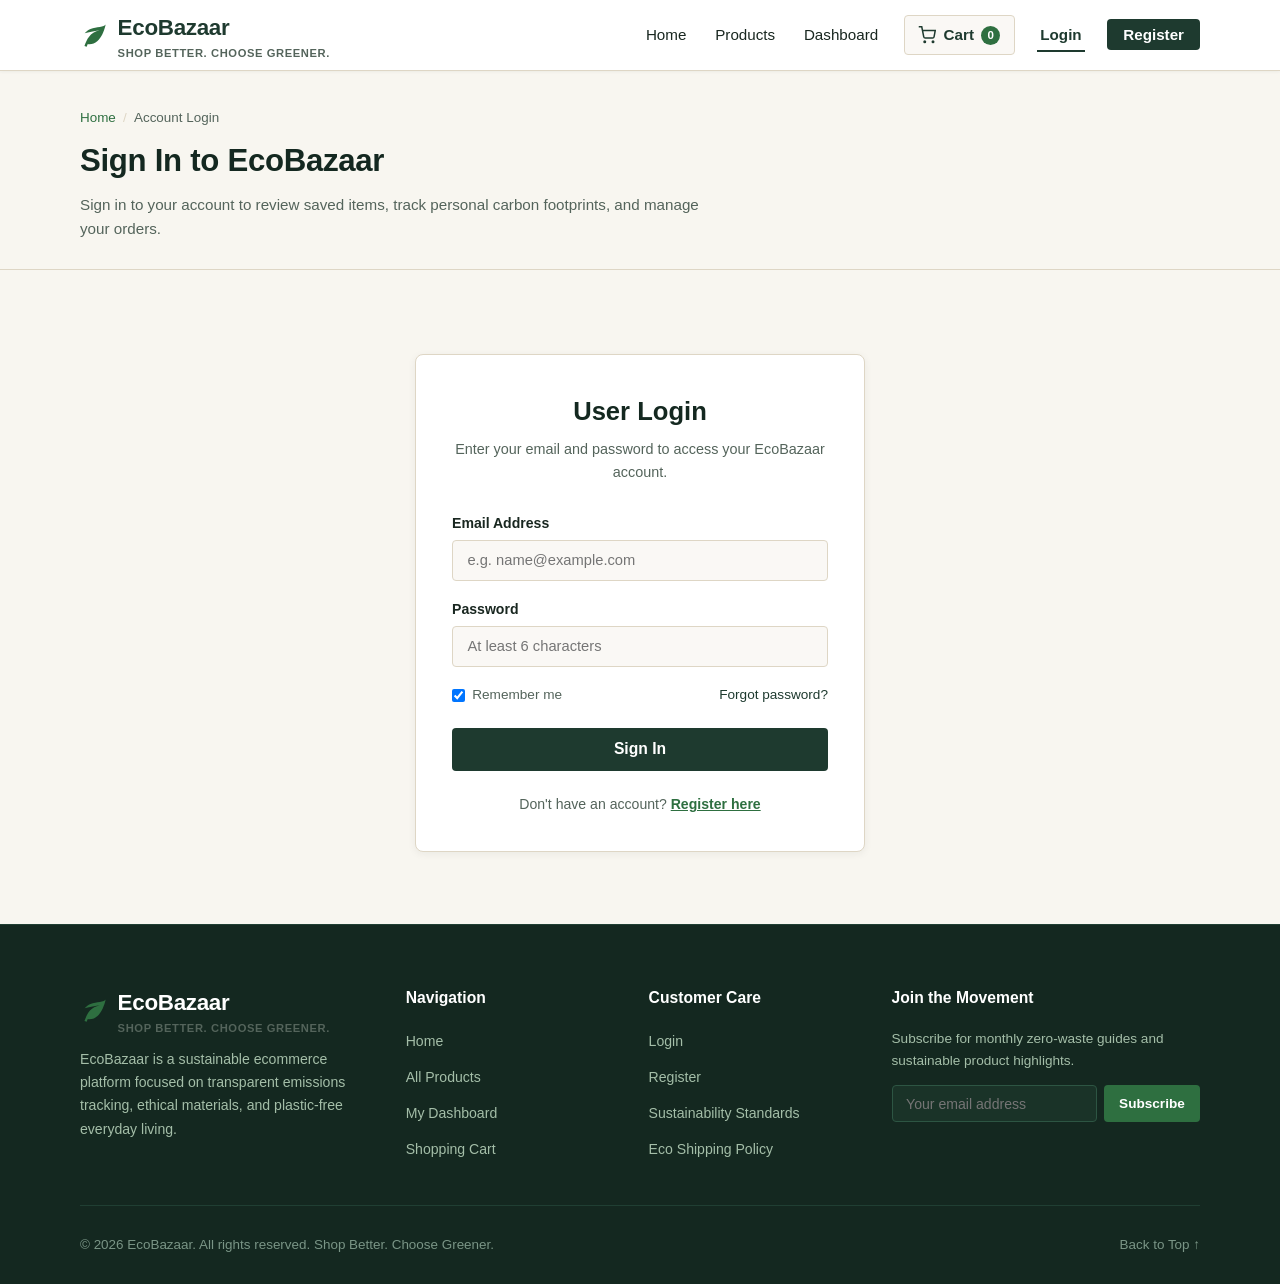
<file: frontend/pages/login.html>
<!DOCTYPE html>
<html lang="en">
<head>
  <meta charset="UTF-8" />
  <meta name="viewport" content="width=device-width, initial-scale=1.0" />
  <title>Login — EcoBazaar</title>
  <meta name="description" content="Sign in to your EcoBazaar account to view your carbon savings and track eco-friendly orders." />
  <link rel="stylesheet" href="../css/style.css" />
</head>
<body>

  <!-- =========================================================================
       1. Header & Navigation Bar
       Order: Home -> Products -> Dashboard -> Cart -> Login -> Register
       ========================================================================= -->
  <header class="header">
    <div class="container navbar">
      <!-- Brand Logo -->
      <a href="../index.html" class="logo" aria-label="EcoBazaar Home">
        <svg class="logo-leaf-icon" viewBox="0 0 24 24" fill="currentColor">
          <path d="M17 8C8 10 5.9 16.17 3.82 21.34l1.89.66l.95-2.3c.48.17.98.3 1.34.3C19 20 22 3 22 3c-1 2-8 2.25-13 3.75C7 7.35 5.5 8.7 4 10.5c3.5-1 7.5-1.5 13-2.5z"/>
        </svg>
        <div class="logo-text-box">
          <span>EcoBazaar</span>
          <span class="logo-tagline">Shop Better. Choose Greener.</span>
        </div>
      </a>

      <!-- Navigation Links -->
      <nav>
        <ul class="nav-menu" id="nav-menu">
          <li><a href="../index.html" class="nav-link">Home</a></li>
          <li><a href="products.html" class="nav-link">Products</a></li>
          <li><a href="dashboard.html" class="nav-link">Dashboard</a></li>
          <li>
            <a href="cart.html" class="nav-link nav-cart-btn" aria-label="Shopping Cart">
              <svg class="cart-icon" fill="none" stroke="currentColor" stroke-width="2" viewBox="0 0 24 24">
                <circle cx="9" cy="21" r="1"></circle>
                <circle cx="20" cy="21" r="1"></circle>
                <path d="M1 1h4l2.68 13.39a2 2 0 0 0 2 1.61h9.72a2 2 0 0 0 2-1.61L23 6H6"></path>
              </svg>
              <span>Cart</span>
              <span class="cart-badge" id="cart-count">0</span>
            </a>
          </li>
          <li><a href="login.html" class="nav-link active">Login</a></li>
          <li><a href="register.html" class="nav-link nav-register-btn">Register</a></li>
        </ul>
      </nav>

      <!-- Mobile Hamburger Menu Button -->
      <button class="mobile-toggle" id="mobile-toggle" aria-label="Toggle navigation menu" aria-expanded="false">
        <span></span>
        <span></span>
        <span></span>
      </button>
    </div>
  </header>

  <!-- =========================================================================
       2. Page Header / Breadcrumbs
       ========================================================================= -->
  <section class="page-header">
    <div class="container page-header-content">
      <div class="breadcrumbs">
        <a href="../index.html">Home</a>
        <span class="separator">/</span>
        <span>Account Login</span>
      </div>
      <h1 class="page-title">Sign In to EcoBazaar</h1>
      <p class="page-subtitle">Sign in to your account to review saved items, track personal carbon footprints, and manage your orders.</p>
    </div>
  </section>

  <!-- =========================================================================
       3. Login Form Section
       ========================================================================= -->
  <main class="auth-container">
    <div class="auth-card">
      <div class="auth-header">
        <h2>User Login</h2>
        <p>Enter your email and password to access your EcoBazaar account.</p>
      </div>

      <!-- Alert Box for Success/Error Notification -->
      <div id="login-alert" class="auth-alert" role="alert"></div>

      <form id="login-form" novalidate>
        <!-- Email Field -->
        <div class="form-group">
          <label for="login-email" class="form-label">Email Address</label>
          <input 
            type="email" 
            id="login-email" 
            class="form-input" 
            placeholder="e.g. name@example.com" 
            required 
            autocomplete="email"
          />
          <span class="form-error" id="email-error">Please enter a valid email address.</span>
        </div>

        <!-- Password Field -->
        <div class="form-group">
          <label for="login-password" class="form-label">Password</label>
          <input 
            type="password" 
            id="login-password" 
            class="form-input" 
            placeholder="At least 6 characters" 
            required 
            autocomplete="current-password"
          />
          <span class="form-error" id="password-error">Password must be at least 6 characters long.</span>
        </div>

        <!-- Options: Remember Me -->
        <div class="form-options">
          <label class="form-checkbox-label">
            <input type="checkbox" id="remember-me" checked />
            Remember me
          </label>
          <a href="#" style="color: var(--color-primary);" onclick="alert('A password reset link will be sent to your email address.'); return false;">Forgot password?</a>
        </div>

        <!-- Submit Button -->
        <button type="submit" class="btn-submit-full">Sign In</button>
      </form>

      <div class="auth-switch">
        Don't have an account? <a href="register.html">Register here</a>
      </div>
    </div>
  </main>

  <!-- =========================================================================
       4. Footer
       ========================================================================= -->
  <footer class="footer">
    <div class="container">
      <div class="footer-grid">
        <div class="footer-brand">
          <a href="../index.html" class="logo">
            <svg class="logo-leaf-icon" viewBox="0 0 24 24" fill="currentColor">
              <path d="M17 8C8 10 5.9 16.17 3.82 21.34l1.89.66l.95-2.3c.48.17.98.3 1.34.3C19 20 22 3 22 3c-1 2-8 2.25-13 3.75C7 7.35 5.5 8.7 4 10.5c3.5-1 7.5-1.5 13-2.5z"/>
            </svg>
            <div class="logo-text-box">
              <span>EcoBazaar</span>
              <span class="logo-tagline">Shop Better. Choose Greener.</span>
            </div>
          </a>
          <p>
            EcoBazaar is a sustainable ecommerce platform focused on transparent emissions tracking, ethical materials, and plastic-free everyday living.
          </p>
        </div>

        <div class="footer-col">
          <h4>Navigation</h4>
          <ul class="footer-links">
            <li><a href="../index.html">Home</a></li>
            <li><a href="products.html">All Products</a></li>
            <li><a href="dashboard.html">My Dashboard</a></li>
            <li><a href="cart.html">Shopping Cart</a></li>
          </ul>
        </div>

        <div class="footer-col">
          <h4>Customer Care</h4>
          <ul class="footer-links">
            <li><a href="login.html">Login</a></li>
            <li><a href="register.html">Register</a></li>
            <li><a href="../index.html#sustainability">Sustainability Standards</a></li>
            <li><a href="../index.html#about">Eco Shipping Policy</a></li>
          </ul>
        </div>

        <div class="footer-col">
          <h4>Join the Movement</h4>
          <p style="font-size: 0.85rem; color: #a4bea8; margin-bottom: 0.5rem;">
            Subscribe for monthly zero-waste guides and sustainable product highlights.
          </p>
          <form class="newsletter-form" id="newsletter-form">
            <input 
              type="email" 
              class="newsletter-input" 
              id="newsletter-email" 
              placeholder="Your email address" 
              required 
              aria-label="Email address for newsletter"
            />
            <button type="submit" class="btn-newsletter">Subscribe</button>
          </form>
          <div class="newsletter-status" id="newsletter-status"></div>
        </div>
      </div>

      <div class="footer-bottom">
        <div>
          &copy; 2026 EcoBazaar. All rights reserved. Shop Better. Choose Greener.
        </div>
        <div class="footer-bottom-links">
          <a href="../index.html">Back to Top ↑</a>
        </div>
      </div>
    </div>
  </footer>

  <!-- Toast Notification Feedback Container -->
  <div class="toast-notification" id="toast-notification" role="status" aria-live="polite">
    <svg class="toast-icon" fill="none" stroke="currentColor" stroke-width="2" viewBox="0 0 24 24">
      <path d="M9 12l2 2 4-4m6 2a9 9 0 11-18 0 9 9 0 0118 0z"></path>
    </svg>
    <div class="toast-content">
      <h5 class="toast-title">Notification</h5>
      <p class="toast-desc">Message content</p>
    </div>
  </div>

  <script src="../js/api.js"></script>
  <script src="../js/main.js"></script>
</body>
</html>
</file>
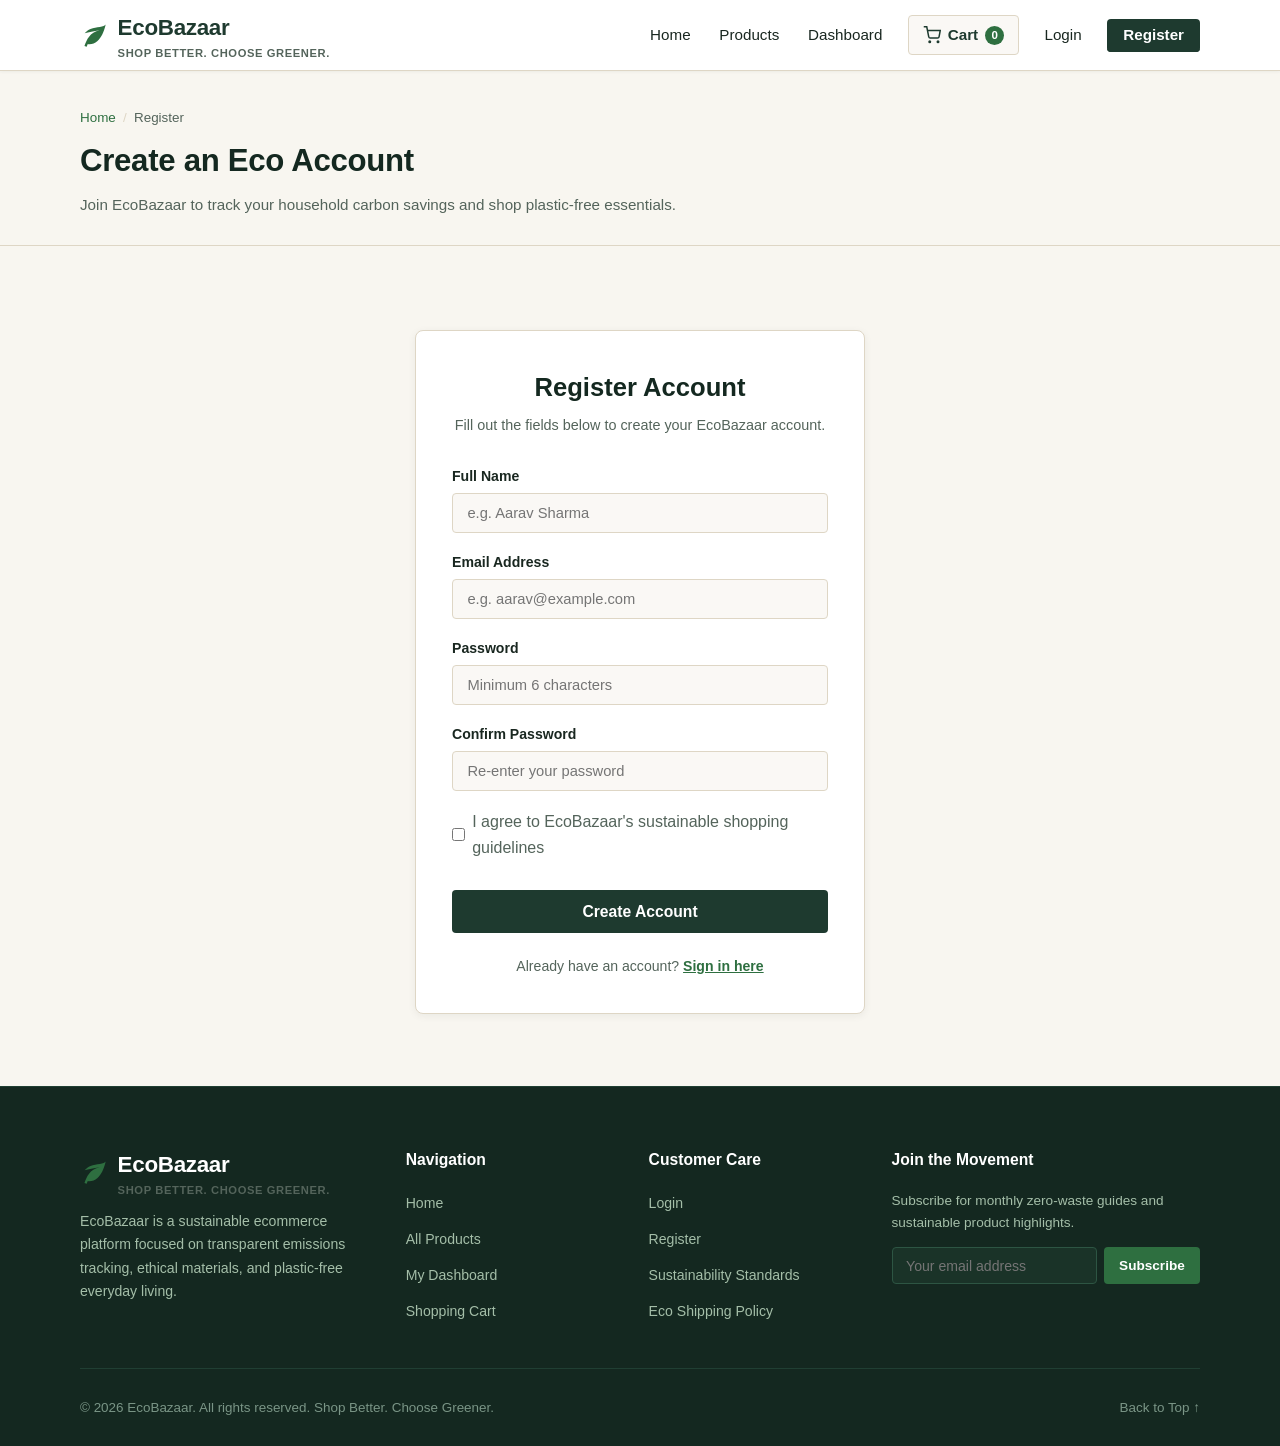
<file: frontend/pages/register.html>
<!DOCTYPE html>
<html lang="en">
<head>
  <meta charset="UTF-8" />
  <meta name="viewport" content="width=device-width, initial-scale=1.0" />
  <title>Register — EcoBazaar</title>
  <meta name="description" content="Create an EcoBazaar account to save your cart and track your household carbon savings." />
  <link rel="stylesheet" href="../css/style.css" />
</head>
<body>

  <!-- =========================================================================
       1. Header & Navigation Bar
       Order: Home -> Products -> Dashboard -> Cart -> Login -> Register
       ========================================================================= -->
  <header class="header">
    <div class="container navbar">
      <!-- Brand Logo -->
      <a href="../index.html" class="logo" aria-label="EcoBazaar Home">
        <svg class="logo-leaf-icon" viewBox="0 0 24 24" fill="currentColor">
          <path d="M17 8C8 10 5.9 16.17 3.82 21.34l1.89.66l.95-2.3c.48.17.98.3 1.34.3C19 20 22 3 22 3c-1 2-8 2.25-13 3.75C7 7.35 5.5 8.7 4 10.5c3.5-1 7.5-1.5 13-2.5z"/>
        </svg>
        <div class="logo-text-box">
          <span>EcoBazaar</span>
          <span class="logo-tagline">Shop Better. Choose Greener.</span>
        </div>
      </a>

      <!-- Navigation Links -->
      <nav>
        <ul class="nav-menu" id="nav-menu">
          <li><a href="../index.html" class="nav-link">Home</a></li>
          <li><a href="products.html" class="nav-link">Products</a></li>
          <li><a href="dashboard.html" class="nav-link">Dashboard</a></li>
          <li>
            <a href="cart.html" class="nav-link nav-cart-btn" aria-label="Shopping Cart">
              <svg class="cart-icon" fill="none" stroke="currentColor" stroke-width="2" viewBox="0 0 24 24">
                <circle cx="9" cy="21" r="1"></circle>
                <circle cx="20" cy="21" r="1"></circle>
                <path d="M1 1h4l2.68 13.39a2 2 0 0 0 2 1.61h9.72a2 2 0 0 0 2-1.61L23 6H6"></path>
              </svg>
              <span>Cart</span>
              <span class="cart-badge" id="cart-count">0</span>
            </a>
          </li>
          <li><a href="login.html" class="nav-link">Login</a></li>
          <li><a href="register.html" class="nav-link nav-register-btn active">Register</a></li>
        </ul>
      </nav>

      <!-- Mobile Hamburger Menu Button -->
      <button class="mobile-toggle" id="mobile-toggle" aria-label="Toggle navigation menu" aria-expanded="false">
        <span></span>
        <span></span>
        <span></span>
      </button>
    </div>
  </header>

  <!-- =========================================================================
       2. Page Header / Breadcrumbs
       ========================================================================= -->
  <section class="page-header">
    <div class="container page-header-content">
      <div class="breadcrumbs">
        <a href="../index.html">Home</a>
        <span class="separator">/</span>
        <span>Register</span>
      </div>
      <h1 class="page-title">Create an Eco Account</h1>
      <p class="page-subtitle">Join EcoBazaar to track your household carbon savings and shop plastic-free essentials.</p>
    </div>
  </section>

  <!-- =========================================================================
       3. Register Form Section
       ========================================================================= -->
  <main class="auth-container">
    <div class="auth-card">
      <div class="auth-header">
        <h2>Register Account</h2>
        <p>Fill out the fields below to create your EcoBazaar account.</p>
      </div>

      <!-- Alert Box for Notifications -->
      <div id="register-alert" class="auth-alert" role="alert"></div>

      <form id="register-form" novalidate>
        <!-- Full Name -->
        <div class="form-group">
          <label for="reg-name" class="form-label">Full Name</label>
          <input 
            type="text" 
            id="reg-name" 
            class="form-input" 
            placeholder="e.g. Aarav Sharma" 
            required 
            autocomplete="name"
          />
          <span class="form-error" id="name-error">Please enter your name (at least 2 letters).</span>
        </div>

        <!-- Email Address -->
        <div class="form-group">
          <label for="reg-email" class="form-label">Email Address</label>
          <input 
            type="email" 
            id="reg-email" 
            class="form-input" 
            placeholder="e.g. aarav@example.com" 
            required 
            autocomplete="email"
          />
          <span class="form-error" id="email-error">Please enter a valid email address.</span>
        </div>

        <!-- Password -->
        <div class="form-group">
          <label for="reg-password" class="form-label">Password</label>
          <input 
            type="password" 
            id="reg-password" 
            class="form-input" 
            placeholder="Minimum 6 characters" 
            required 
            autocomplete="new-password"
          />
          <span class="form-error" id="password-error">Password must contain at least 6 characters.</span>
        </div>

        <!-- Confirm Password -->
        <div class="form-group">
          <label for="reg-confirm" class="form-label">Confirm Password</label>
          <input 
            type="password" 
            id="reg-confirm" 
            class="form-input" 
            placeholder="Re-enter your password" 
            required 
            autocomplete="new-password"
          />
          <span class="form-error" id="confirm-error">Passwords do not match. Please re-enter.</span>
        </div>

        <!-- Terms Agreement -->
        <div class="form-group" style="margin-top: 0.75rem;">
          <label class="form-checkbox-label">
            <input type="checkbox" id="reg-terms" required />
            <span>I agree to EcoBazaar's sustainable shopping guidelines</span>
          </label>
          <span class="form-error" id="terms-error">You must check the agreement to register.</span>
        </div>

        <!-- Submit Button -->
        <button type="submit" class="btn-submit-full" style="margin-top: 0.75rem;">Create Account</button>
      </form>

      <div class="auth-switch">
        Already have an account? <a href="login.html">Sign in here</a>
      </div>
    </div>
  </main>

  <!-- =========================================================================
       4. Footer
       ========================================================================= -->
  <footer class="footer">
    <div class="container">
      <div class="footer-grid">
        <div class="footer-brand">
          <a href="../index.html" class="logo">
            <svg class="logo-leaf-icon" viewBox="0 0 24 24" fill="currentColor">
              <path d="M17 8C8 10 5.9 16.17 3.82 21.34l1.89.66l.95-2.3c.48.17.98.3 1.34.3C19 20 22 3 22 3c-1 2-8 2.25-13 3.75C7 7.35 5.5 8.7 4 10.5c3.5-1 7.5-1.5 13-2.5z"/>
            </svg>
            <div class="logo-text-box">
              <span>EcoBazaar</span>
              <span class="logo-tagline">Shop Better. Choose Greener.</span>
            </div>
          </a>
          <p>
            EcoBazaar is a sustainable ecommerce platform focused on transparent emissions tracking, ethical materials, and plastic-free everyday living.
          </p>
        </div>

        <div class="footer-col">
          <h4>Navigation</h4>
          <ul class="footer-links">
            <li><a href="../index.html">Home</a></li>
            <li><a href="products.html">All Products</a></li>
            <li><a href="dashboard.html">My Dashboard</a></li>
            <li><a href="cart.html">Shopping Cart</a></li>
          </ul>
        </div>

        <div class="footer-col">
          <h4>Customer Care</h4>
          <ul class="footer-links">
            <li><a href="login.html">Login</a></li>
            <li><a href="register.html">Register</a></li>
            <li><a href="../index.html#sustainability">Sustainability Standards</a></li>
            <li><a href="../index.html#about">Eco Shipping Policy</a></li>
          </ul>
        </div>

        <div class="footer-col">
          <h4>Join the Movement</h4>
          <p style="font-size: 0.85rem; color: #a4bea8; margin-bottom: 0.5rem;">
            Subscribe for monthly zero-waste guides and sustainable product highlights.
          </p>
          <form class="newsletter-form" id="newsletter-form">
            <input 
              type="email" 
              class="newsletter-input" 
              id="newsletter-email" 
              placeholder="Your email address" 
              required 
              aria-label="Email address for newsletter"
            />
            <button type="submit" class="btn-newsletter">Subscribe</button>
          </form>
          <div class="newsletter-status" id="newsletter-status"></div>
        </div>
      </div>

      <div class="footer-bottom">
        <div>
          &copy; 2026 EcoBazaar. All rights reserved. Shop Better. Choose Greener.
        </div>
        <div class="footer-bottom-links">
          <a href="../index.html">Back to Top ↑</a>
        </div>
      </div>
    </div>
  </footer>

  <!-- Toast Notification Feedback Container -->
  <div class="toast-notification" id="toast-notification" role="status" aria-live="polite">
    <svg class="toast-icon" fill="none" stroke="currentColor" stroke-width="2" viewBox="0 0 24 24">
      <path d="M9 12l2 2 4-4m6 2a9 9 0 11-18 0 9 9 0 0118 0z"></path>
    </svg>
    <div class="toast-content">
      <h5 class="toast-title">Notification</h5>
      <p class="toast-desc">Message content</p>
    </div>
  </div>

  <script src="../js/api.js"></script>
  <script src="../js/main.js"></script>
</body>
</html>
</file>
<file: frontend/css/style.css>
/* ==========================================================================
   EcoBazaar — Carbon-Aware Smart Shopping Platform
   Stylesheet: style.css
   Aesthetic: Natural, attractive, engaging sustainable ecommerce brand
   Color Palette: Forest Green, Cream, and White
   ========================================================================== */

/* --------------------------------------------------------------------------
   1. Design Tokens & CSS Variables
   -------------------------------------------------------------------------- */
:root {
  /* Brand Forest Greens */
  --color-primary: #1e3a2f;        /* Deep forest green */
  --color-primary-hover: #274d3e;  /* Medium forest hover */
  --color-primary-dark: #142820;   /* Deep footer/header green */
  --color-leaf: #2e6f40;           /* Fresh foliage accent */
  --color-leaf-light: #3d8b54;     /* Vibrant leaf green */
  --color-mint-tint: #edf5ee;      /* Soft leaf/mint background tint */

  /* Neutral Cream & White Palette */
  --color-cream-bg: #f8f6f0;       /* Natural warm cream page background */
  --color-cream-card: #f2ece1;     /* Soft warm cream for secondary panels */
  --color-cream-subtle: #faf8f5;   /* Very light cream for inputs/bars */
  --color-white: #ffffff;          /* Crisp white cards & sections */
  --color-border: #ded6c5;         /* Warm natural border */
  --color-border-light: #ece5d8;   /* Subtle divider border */

  /* Typography Colors */
  --color-text-main: #192720;      /* Deep charcoal green for maximum contrast */
  --color-text-muted: #54645b;     /* Muted sage-slate text */
  --color-text-light: #7c8e84;     /* Secondary placeholder text */

  /* Carbon Footprint Badges */
  --color-carbon-low-bg: #eaf4eb;  /* Light green pill */
  --color-carbon-low-text: #1b5e20;/* Deep green text */
  --color-carbon-mid-bg: #fff8e7;  /* Light amber pill */
  --color-carbon-mid-text: #8d5b00;/* Amber text */

  /* Simple Borders & Shadows */
  --radius-sm: 4px;
  --radius-md: 8px;
  --radius-lg: 12px;
  --radius-pill: 50px;
  --shadow-sm: 0 1px 3px rgba(22, 38, 30, 0.05);
  --shadow-card: 0 2px 8px rgba(22, 38, 30, 0.06);
  --shadow-hover: 0 6px 16px rgba(22, 38, 30, 0.1);

  /* Typography */
  --font-main: -apple-system, BlinkMacSystemFont, "Segoe UI", Roboto, Helvetica, Arial, sans-serif;
  --transition: all 0.2s ease-in-out;
}

/* --------------------------------------------------------------------------
   2. Reset & General Setup
   -------------------------------------------------------------------------- */
*, *::before, *::after {
  box-sizing: border-box;
  margin: 0;
  padding: 0;
}

body {
  font-family: var(--font-main);
  background-color: var(--color-cream-bg);
  color: var(--color-text-main);
  line-height: 1.6;
  min-height: 100vh;
  display: flex;
  flex-direction: column;
}

img {
  max-width: 100%;
  height: auto;
  display: block;
}

a {
  color: inherit;
  text-decoration: none;
  transition: var(--transition);
}

button {
  font-family: inherit;
  cursor: pointer;
  border: none;
  background: none;
  transition: var(--transition);
}

.container {
  width: 100%;
  max-width: 1160px;
  margin: 0 auto;
  padding: 0 1.25rem;
}

/* --------------------------------------------------------------------------
   3. Navigation Bar (Home -> Products -> Dashboard -> Cart -> Login -> Register)
   -------------------------------------------------------------------------- */
.header {
  position: sticky;
  top: 0;
  z-index: 1000;
  background-color: var(--color-white);
  border-bottom: 1px solid var(--color-border);
  box-shadow: var(--shadow-sm);
}

.navbar {
  display: flex;
  align-items: center;
  justify-content: space-between;
  height: 70px;
}

/* Brand Logo */
.logo {
  display: flex;
  align-items: center;
  gap: 0.6rem;
  font-size: 1.4rem;
  font-weight: 700;
  color: var(--color-primary);
  text-decoration: none;
  letter-spacing: -0.3px;
}

.logo-leaf-icon {
  width: 28px;
  height: 28px;
  color: var(--color-leaf);
  flex-shrink: 0;
}

.logo-text-box {
  display: flex;
  flex-direction: column;
}

.logo-tagline {
  font-size: 0.7rem;
  font-weight: 600;
  color: var(--color-text-muted);
  text-transform: uppercase;
  letter-spacing: 0.6px;
  line-height: 1;
  margin-top: 2px;
}

/* Navigation Links */
.nav-menu {
  display: flex;
  align-items: center;
  list-style: none;
  gap: 1.4rem;
}

.nav-link {
  font-size: 0.95rem;
  font-weight: 500;
  color: var(--color-text-main);
  padding: 0.4rem 0.2rem;
  position: relative;
  transition: color 0.15s ease;
}

.nav-link:hover {
  color: var(--color-leaf);
}

.nav-link.active {
  color: var(--color-primary);
  font-weight: 700;
  border-bottom: 2px solid var(--color-primary);
}

/* Cart Button in Navbar */
.nav-cart-btn {
  display: inline-flex;
  align-items: center;
  gap: 0.45rem;
  background-color: var(--color-cream-subtle);
  border: 1px solid var(--color-border);
  padding: 0.4rem 0.85rem;
  border-radius: var(--radius-sm);
  color: var(--color-primary);
  font-weight: 600;
  transition: var(--transition);
}

.nav-cart-btn:hover {
  background-color: var(--color-cream-card);
  border-color: var(--color-primary);
}

.nav-cart-btn .cart-icon {
  width: 18px;
  height: 18px;
}

.cart-badge {
  background-color: var(--color-leaf);
  color: #ffffff;
  font-size: 0.72rem;
  font-weight: 700;
  min-width: 19px;
  height: 19px;
  border-radius: 50%;
  display: inline-flex;
  align-items: center;
  justify-content: center;
  padding: 0 4px;
}

/* Register Button in Navbar */
.nav-register-btn {
  background-color: var(--color-primary);
  color: #ffffff !important;
  padding: 0.45rem 1rem;
  border-radius: var(--radius-sm);
  font-weight: 600;
  transition: background-color 0.2s ease;
}

.nav-register-btn:hover {
  background-color: var(--color-primary-hover);
}

/* Mobile Menu Toggle */
.mobile-toggle {
  display: none;
  flex-direction: column;
  justify-content: center;
  gap: 5px;
  width: 32px;
  height: 32px;
  cursor: pointer;
}

.mobile-toggle span {
  display: block;
  width: 100%;
  height: 2.5px;
  background-color: var(--color-primary);
  border-radius: 2px;
}

/* --------------------------------------------------------------------------
   4. Hero Section
   -------------------------------------------------------------------------- */
.hero {
  background-color: var(--color-cream-bg);
  padding: 3.75rem 0 3.25rem;
  border-bottom: 1px solid var(--color-border);
}

.hero-grid {
  display: grid;
  grid-template-columns: 1.15fr 0.85fr;
  align-items: center;
  gap: 3rem;
}

.hero-tag {
  display: inline-flex;
  align-items: center;
  gap: 0.4rem;
  background-color: var(--color-mint-tint);
  color: var(--color-leaf);
  border: 1px solid #cce2d2;
  padding: 0.35rem 0.85rem;
  border-radius: var(--radius-sm);
  font-size: 0.82rem;
  font-weight: 600;
  margin-bottom: 1.1rem;
}

.hero-title {
  font-size: 2.35rem;
  line-height: 1.22;
  font-weight: 700;
  color: var(--color-primary-dark);
  margin-bottom: 1rem;
  letter-spacing: -0.4px;
}

.hero-title .highlight {
  color: var(--color-leaf);
}

.hero-description {
  font-size: 1.02rem;
  color: var(--color-text-muted);
  margin-bottom: 1.85rem;
  line-height: 1.65;
}

.hero-actions {
  display: flex;
  flex-wrap: wrap;
  align-items: center;
  gap: 0.9rem;
  margin-bottom: 2.25rem;
}

/* Standard Buttons */
.btn-primary {
  display: inline-flex;
  align-items: center;
  gap: 0.45rem;
  background-color: var(--color-primary);
  color: #ffffff;
  padding: 0.75rem 1.5rem;
  border-radius: var(--radius-sm);
  font-size: 0.95rem;
  font-weight: 600;
  border: 1px solid var(--color-primary);
  transition: var(--transition);
}

.btn-primary:hover {
  background-color: var(--color-primary-hover);
  border-color: var(--color-primary-hover);
}

.btn-secondary {
  display: inline-flex;
  align-items: center;
  gap: 0.45rem;
  background-color: var(--color-white);
  color: var(--color-primary);
  border: 1px solid var(--color-border);
  padding: 0.75rem 1.5rem;
  border-radius: var(--radius-sm);
  font-size: 0.95rem;
  font-weight: 600;
  transition: var(--transition);
}

.btn-secondary:hover {
  background-color: var(--color-cream-card);
  border-color: var(--color-primary);
}

/* Hero Feature Strip */
.hero-stats {
  display: grid;
  grid-template-columns: repeat(3, 1fr);
  gap: 1.25rem;
  padding-top: 1.5rem;
  border-top: 1px solid var(--color-border);
}

.stat-item {
  display: flex;
  flex-direction: column;
}

.stat-value {
  font-size: 0.92rem;
  font-weight: 700;
  color: var(--color-primary);
  margin-bottom: 0.15rem;
}

.stat-label {
  font-size: 0.78rem;
  color: var(--color-text-muted);
  line-height: 1.35;
}

/* Hero Right Side: Featured Product Showcase Card */
.hero-feature-card {
  background-color: var(--color-white);
  border-radius: var(--radius-md);
  padding: 1.85rem;
  border: 1px solid var(--color-border);
  box-shadow: var(--shadow-card);
}

.hero-feature-header {
  display: flex;
  justify-content: space-between;
  align-items: center;
  margin-bottom: 1.2rem;
  padding-bottom: 0.65rem;
  border-bottom: 1px solid var(--color-border-light);
}

.hero-feature-badge {
  display: inline-block;
  background-color: var(--color-carbon-low-bg);
  color: var(--color-carbon-low-text);
  font-size: 0.75rem;
  font-weight: 700;
  padding: 0.25rem 0.6rem;
  border-radius: var(--radius-sm);
  border: 1px solid #cce2d2;
}

.hero-card-product {
  display: flex;
  align-items: center;
  gap: 1.1rem;
  padding-bottom: 1.35rem;
  border-bottom: 1px solid var(--color-border-light);
  margin-bottom: 1.35rem;
}

.hero-product-img {
  width: 90px;
  height: 90px;
  border-radius: var(--radius-sm);
  object-fit: cover;
  border: 1px solid var(--color-border-light);
  flex-shrink: 0;
}

.hero-product-info h4 {
  font-size: 1.05rem;
  font-weight: 700;
  color: var(--color-primary);
  margin-bottom: 0.25rem;
  line-height: 1.3;
}

.hero-product-info p {
  font-size: 0.82rem;
  color: var(--color-text-muted);
  margin-bottom: 0.35rem;
}

.hero-product-price {
  font-size: 1.1rem;
  font-weight: 700;
  color: var(--color-primary-dark);
}

/* Carbon Comparison Box */
.carbon-comparison-box {
  background-color: var(--color-cream-subtle);
  border-radius: var(--radius-sm);
  padding: 1.1rem;
  border: 1px solid var(--color-border-light);
}

.carbon-comparison-title {
  font-size: 0.85rem;
  font-weight: 700;
  color: var(--color-primary);
  margin-bottom: 0.75rem;
  display: flex;
  justify-content: space-between;
  align-items: center;
}

.carbon-percent-badge {
  background-color: var(--color-carbon-low-bg);
  color: var(--color-carbon-low-text);
  font-size: 0.75rem;
  font-weight: 700;
  padding: 0.15rem 0.5rem;
  border-radius: var(--radius-sm);
}

.carbon-bar-group {
  display: flex;
  flex-direction: column;
  gap: 0.6rem;
  margin-bottom: 0.85rem;
}

.carbon-bar-row {
  display: flex;
  align-items: center;
  gap: 0.65rem;
  font-size: 0.8rem;
}

.carbon-bar-label {
  width: 105px;
  color: var(--color-text-muted);
  font-weight: 500;
}

.carbon-bar-outer {
  flex-grow: 1;
  height: 8px;
  background-color: #e5ded0;
  border-radius: var(--radius-pill);
  overflow: hidden;
}

.carbon-bar-fill {
  height: 100%;
}

.carbon-bar-fill.standard {
  width: 80%;
  background-color: #c86d35;
}

.carbon-bar-fill.eco {
  width: 20%;
  background-color: var(--color-leaf);
}

.carbon-bar-value {
  width: 60px;
  text-align: right;
  font-weight: 700;
  color: var(--color-text-main);
}

.hero-card-summary {
  padding: 0.65rem 0.85rem;
  background-color: var(--color-carbon-low-bg);
  border: 1px solid #cce2d2;
  border-radius: var(--radius-sm);
  font-size: 0.82rem;
  color: var(--color-carbon-low-text);
  font-weight: 600;
  text-align: center;
}

.carbon-disclaimer {
  display: block;
  font-size: 0.72rem;
  color: var(--color-text-light);
  margin-top: 0.6rem;
  text-align: center;
}

/* --------------------------------------------------------------------------
   5. Sustainability Benefits Section (Crisp White Background)
   -------------------------------------------------------------------------- */
.benefits-section {
  padding: 4.5rem 0;
  background-color: var(--color-white);
  border-bottom: 1px solid var(--color-border);
}

.section-header {
  text-align: center;
  max-width: 640px;
  margin: 0 auto 3rem;
}

.section-badge {
  display: inline-block;
  font-size: 0.75rem;
  font-weight: 700;
  text-transform: uppercase;
  letter-spacing: 0.8px;
  color: var(--color-leaf);
  margin-bottom: 0.4rem;
}

.section-title {
  font-size: 1.95rem;
  font-weight: 700;
  color: var(--color-primary-dark);
  margin-bottom: 0.6rem;
  letter-spacing: -0.3px;
}

.section-subtitle {
  font-size: 0.98rem;
  color: var(--color-text-muted);
  line-height: 1.6;
}

.benefits-grid {
  display: grid;
  grid-template-columns: repeat(4, 1fr);
  gap: 1.5rem;
}

.benefit-card {
  background-color: var(--color-cream-subtle);
  border: 1px solid var(--color-border);
  border-radius: var(--radius-md);
  padding: 1.65rem 1.35rem;
  text-align: left;
  transition: var(--transition);
}

.benefit-card:hover {
  background-color: var(--color-white);
  border-color: var(--color-leaf);
  box-shadow: var(--shadow-card);
  transform: translateY(-2px);
}

.benefit-icon-wrapper {
  width: 46px;
  height: 46px;
  border-radius: var(--radius-sm);
  background-color: var(--color-mint-tint);
  display: flex;
  align-items: center;
  justify-content: center;
  margin-bottom: 1.15rem;
  color: var(--color-leaf);
}

.benefit-icon-wrapper svg {
  width: 24px;
  height: 24px;
}

.benefit-card h3 {
  font-size: 1.1rem;
  font-weight: 700;
  color: var(--color-primary);
  margin-bottom: 0.5rem;
}

.benefit-card p {
  font-size: 0.88rem;
  color: var(--color-text-muted);
  line-height: 1.55;
}

/* --------------------------------------------------------------------------
   6. Products Section & Catalog Grid (Warm Cream Background)
   -------------------------------------------------------------------------- */
.products-section {
  padding: 4.5rem 0;
  background-color: var(--color-cream-bg);
}

/* Category Filter Pills */
.filter-container {
  display: flex;
  justify-content: center;
  flex-wrap: wrap;
  gap: 0.55rem;
  margin-bottom: 2.25rem;
}

.filter-btn {
  padding: 0.5rem 1.15rem;
  font-size: 0.88rem;
  font-weight: 600;
  color: var(--color-text-muted);
  background-color: var(--color-white);
  border: 1px solid var(--color-border);
  border-radius: var(--radius-sm);
  transition: var(--transition);
}

.filter-btn:hover {
  color: var(--color-primary);
  border-color: var(--color-primary);
}

.filter-btn.active {
  background-color: var(--color-primary);
  color: #ffffff;
  border-color: var(--color-primary);
  box-shadow: var(--shadow-sm);
}

/* Products Grid */
.products-grid {
  display: grid;
  grid-template-columns: repeat(auto-fill, minmax(255px, 1fr));
  gap: 1.65rem;
}

/* Single Product Card */
.product-card {
  background-color: var(--color-white);
  border-radius: var(--radius-md);
  border: 1px solid var(--color-border);
  overflow: hidden;
  display: flex;
  flex-direction: column;
  box-shadow: var(--shadow-card);
  transition: transform 0.2s ease, box-shadow 0.2s ease, border-color 0.2s ease;
}

.product-card:hover {
  transform: translateY(-3px);
  box-shadow: var(--shadow-hover);
  border-color: var(--color-primary-hover);
}

.product-image-box {
  position: relative;
  width: 100%;
  height: 210px;
  background-color: var(--color-cream-card);
  overflow: hidden;
}

.product-image {
  width: 100%;
  height: 100%;
  object-fit: cover;
  transition: transform 0.3s ease;
}

.product-card:hover .product-image {
  transform: scale(1.03);
}

.card-badges {
  position: absolute;
  top: 10px;
  left: 10px;
  right: 10px;
  display: flex;
  justify-content: space-between;
  align-items: center;
  pointer-events: none;
}

.eco-badge {
  background-color: #ffffff;
  font-size: 0.72rem;
  font-weight: 700;
  color: var(--color-primary);
  padding: 0.25rem 0.55rem;
  border-radius: var(--radius-sm);
  border: 1px solid var(--color-border-light);
  box-shadow: 0 1px 3px rgba(0, 0, 0, 0.08);
}

.carbon-badge {
  font-size: 0.72rem;
  font-weight: 700;
  padding: 0.25rem 0.55rem;
  border-radius: var(--radius-sm);
  box-shadow: 0 1px 3px rgba(0, 0, 0, 0.08);
}

.carbon-badge.low {
  background-color: var(--color-carbon-low-bg);
  color: var(--color-carbon-low-text);
  border: 1px solid #c2e0c6;
}

.carbon-badge.moderate {
  background-color: var(--color-carbon-mid-bg);
  color: var(--color-carbon-mid-text);
  border: 1px solid #eed9a8;
}

/* Product Content */
.product-content {
  padding: 1.25rem 1.15rem;
  display: flex;
  flex-direction: column;
  flex-grow: 1;
}

.product-category {
  font-size: 0.75rem;
  font-weight: 700;
  text-transform: uppercase;
  letter-spacing: 0.5px;
  color: var(--color-leaf);
  margin-bottom: 0.3rem;
}

.product-title {
  font-size: 1.08rem;
  font-weight: 700;
  color: var(--color-primary-dark);
  line-height: 1.35;
  margin-bottom: 0.45rem;
}

.product-title a:hover {
  color: var(--color-leaf);
  text-decoration: underline;
}

.product-desc {
  font-size: 0.85rem;
  color: var(--color-text-muted);
  line-height: 1.5;
  margin-bottom: 1rem;
  flex-grow: 1;
}

.product-carbon-meter {
  background-color: var(--color-cream-subtle);
  border: 1px solid var(--color-border-light);
  border-radius: var(--radius-sm);
  padding: 0.55rem 0.75rem;
  margin-bottom: 1rem;
  display: flex;
  align-items: center;
  justify-content: space-between;
}

.carbon-meter-label {
  font-size: 0.75rem;
  color: var(--color-text-muted);
  font-weight: 500;
  display: flex;
  align-items: center;
  gap: 0.35rem;
}

.carbon-meter-label svg {
  color: var(--color-leaf);
}

.carbon-meter-value {
  font-size: 0.8rem;
  font-weight: 700;
  color: var(--color-primary);
}

.product-footer {
  display: flex;
  align-items: center;
  justify-content: space-between;
  padding-top: 0.85rem;
  border-top: 1px solid var(--color-border-light);
}

.product-price {
  font-size: 1.2rem;
  font-weight: 700;
  color: var(--color-primary-dark);
}

.btn-add-cart {
  display: inline-flex;
  align-items: center;
  gap: 0.4rem;
  background-color: var(--color-primary);
  color: #ffffff;
  padding: 0.5rem 0.95rem;
  border-radius: var(--radius-sm);
  font-size: 0.85rem;
  font-weight: 600;
  transition: var(--transition);
}

.btn-add-cart:hover {
  background-color: var(--color-primary-hover);
}

.btn-add-cart.added {
  background-color: var(--color-leaf);
}

/* --------------------------------------------------------------------------
   7. Catalog Toolbar (Products Page)
   -------------------------------------------------------------------------- */
.catalog-toolbar {
  background-color: var(--color-white);
  border: 1px solid var(--color-border);
  border-radius: var(--radius-md);
  padding: 1.15rem 1.35rem;
  margin-bottom: 1.75rem;
  display: flex;
  flex-wrap: wrap;
  align-items: center;
  justify-content: space-between;
  gap: 1.1rem;
  box-shadow: var(--shadow-sm);
}

.catalog-search-wrapper {
  position: relative;
  flex: 1 1 270px;
}

.catalog-search-wrapper svg {
  position: absolute;
  left: 12px;
  top: 50%;
  transform: translateY(-50%);
  width: 17px;
  height: 17px;
  color: var(--color-text-light);
}

.catalog-search-input {
  width: 100%;
  padding: 0.6rem 0.85rem 0.6rem 2.45rem;
  border-radius: var(--radius-sm);
  border: 1px solid var(--color-border);
  background-color: var(--color-cream-subtle);
  font-family: inherit;
  font-size: 0.9rem;
  outline: none;
  transition: var(--transition);
}

.catalog-search-input:focus {
  border-color: var(--color-primary);
  background-color: #ffffff;
}

.catalog-sort-wrapper {
  display: flex;
  align-items: center;
  gap: 0.6rem;
}

.catalog-sort-label {
  font-size: 0.88rem;
  font-weight: 600;
  color: var(--color-text-muted);
}

.catalog-sort-select {
  padding: 0.55rem 0.95rem;
  border-radius: var(--radius-sm);
  border: 1px solid var(--color-border);
  background-color: #ffffff;
  font-family: inherit;
  font-size: 0.88rem;
  color: var(--color-text-main);
  outline: none;
  cursor: pointer;
}

.catalog-results-info {
  display: flex;
  justify-content: space-between;
  align-items: center;
  font-size: 0.88rem;
  color: var(--color-text-muted);
  margin-bottom: 1.5rem;
}

/* --------------------------------------------------------------------------
   8. Subpage Header & Breadcrumbs
   -------------------------------------------------------------------------- */
.page-header {
  background-color: var(--color-cream-bg);
  padding: 2.25rem 0 1.75rem;
  border-bottom: 1px solid var(--color-border);
  margin-bottom: 2.25rem;
}

.page-header-content {
  display: flex;
  flex-direction: column;
  gap: 0.45rem;
}

.breadcrumbs {
  display: flex;
  align-items: center;
  gap: 0.45rem;
  font-size: 0.84rem;
  color: var(--color-text-muted);
}

.breadcrumbs a {
  color: var(--color-leaf);
  font-weight: 500;
}

.breadcrumbs a:hover {
  text-decoration: underline;
}

.breadcrumbs span.separator {
  color: var(--color-border);
}

.page-title {
  font-size: 1.95rem;
  font-weight: 700;
  color: var(--color-primary-dark);
  letter-spacing: -0.3px;
}

.page-subtitle {
  font-size: 0.95rem;
  color: var(--color-text-muted);
  max-width: 640px;
}

/* --------------------------------------------------------------------------
   9. Product Details Page
   -------------------------------------------------------------------------- */
.product-detail-section {
  padding-bottom: 4.5rem;
}

.detail-grid {
  display: grid;
  grid-template-columns: 1fr 1.2fr;
  gap: 3rem;
  background-color: var(--color-white);
  border: 1px solid var(--color-border);
  border-radius: var(--radius-md);
  padding: 2.25rem;
  margin-bottom: 2.25rem;
  box-shadow: var(--shadow-card);
}

.detail-gallery {
  position: relative;
}

.detail-main-img {
  width: 100%;
  height: 400px;
  object-fit: cover;
  border-radius: var(--radius-sm);
  border: 1px solid var(--color-border-light);
}

.detail-badges {
  position: absolute;
  top: 14px;
  left: 14px;
  display: flex;
  flex-direction: column;
  gap: 0.45rem;
}

.detail-info {
  display: flex;
  flex-direction: column;
}

.detail-category {
  font-size: 0.8rem;
  font-weight: 700;
  text-transform: uppercase;
  letter-spacing: 0.5px;
  color: var(--color-leaf);
  margin-bottom: 0.35rem;
}

.detail-title {
  font-size: 1.95rem;
  font-weight: 700;
  color: var(--color-primary-dark);
  line-height: 1.25;
  margin-bottom: 0.85rem;
}

.detail-price-box {
  display: flex;
  align-items: baseline;
  gap: 0.85rem;
  margin-bottom: 1.35rem;
  padding-bottom: 1.15rem;
  border-bottom: 1px solid var(--color-border-light);
}

.detail-price {
  font-size: 1.85rem;
  font-weight: 700;
  color: var(--color-primary-dark);
}

.detail-tax-note {
  font-size: 0.82rem;
  color: var(--color-text-muted);
}

.detail-desc {
  font-size: 0.98rem;
  line-height: 1.65;
  color: var(--color-text-muted);
  margin-bottom: 1.65rem;
}

.detail-carbon-highlight {
  background-color: var(--color-cream-subtle);
  border: 1px solid var(--color-border);
  border-radius: var(--radius-sm);
  padding: 1.25rem;
  margin-bottom: 1.75rem;
}

.carbon-highlight-header {
  display: flex;
  align-items: center;
  justify-content: space-between;
  margin-bottom: 0.75rem;
}

.carbon-highlight-title {
  font-size: 0.92rem;
  font-weight: 700;
  color: var(--color-primary);
  display: flex;
  align-items: center;
  gap: 0.4rem;
}

.carbon-spec-list {
  list-style: none;
  display: flex;
  flex-direction: column;
  gap: 0.4rem;
  font-size: 0.85rem;
  color: var(--color-text-muted);
}

.carbon-spec-item {
  display: flex;
  justify-content: space-between;
  padding: 0.25rem 0;
  border-bottom: 1px dashed var(--color-border-light);
}

.carbon-spec-item:last-child {
  border-bottom: none;
}

.detail-actions-row {
  display: flex;
  align-items: center;
  gap: 1.1rem;
  margin-top: auto;
}

.qty-picker {
  display: inline-flex;
  align-items: center;
  border: 1px solid var(--color-border);
  border-radius: var(--radius-sm);
  background-color: #ffffff;
}

.qty-btn {
  width: 38px;
  height: 42px;
  display: flex;
  align-items: center;
  justify-content: center;
  font-size: 1.15rem;
  color: var(--color-primary);
}

.qty-btn:hover {
  background-color: var(--color-cream-card);
}

.qty-input {
  width: 42px;
  height: 42px;
  text-align: center;
  border: none;
  font-size: 1rem;
  font-weight: 700;
  color: var(--color-text-main);
  outline: none;
}

/* --------------------------------------------------------------------------
   10. Cart Page
   -------------------------------------------------------------------------- */
.cart-section {
  padding-bottom: 4.5rem;
}

.cart-grid {
  display: grid;
  grid-template-columns: 1.6fr 0.9fr;
  gap: 2.25rem;
  align-items: start;
}

.cart-items-card {
  background-color: var(--color-white);
  border: 1px solid var(--color-border);
  border-radius: var(--radius-md);
  padding: 1.75rem;
  box-shadow: var(--shadow-card);
}

.cart-table-header {
  display: grid;
  grid-template-columns: 2fr 1fr 1fr 0.6fr;
  padding-bottom: 0.85rem;
  border-bottom: 1px solid var(--color-border);
  font-size: 0.82rem;
  font-weight: 700;
  text-transform: uppercase;
  color: var(--color-text-muted);
}

.cart-item-row {
  display: grid;
  grid-template-columns: 2fr 1fr 1fr 0.6fr;
  align-items: center;
  padding: 1.15rem 0;
  border-bottom: 1px solid var(--color-border-light);
}

.cart-item-prod {
  display: flex;
  align-items: center;
  gap: 1rem;
}

.cart-item-img {
  width: 60px;
  height: 60px;
  border-radius: var(--radius-sm);
  object-fit: cover;
  border: 1px solid var(--color-border-light);
}

.cart-item-info h4 {
  font-size: 0.95rem;
  font-weight: 700;
  color: var(--color-primary-dark);
  margin-bottom: 0.25rem;
}

.cart-item-carbon {
  font-size: 0.74rem;
  color: var(--color-carbon-low-text);
  font-weight: 600;
  background-color: var(--color-carbon-low-bg);
  padding: 0.15rem 0.45rem;
  border-radius: var(--radius-sm);
  display: inline-block;
}

.cart-item-price {
  font-size: 1rem;
  font-weight: 700;
  color: var(--color-primary-dark);
}

.cart-item-remove {
  color: #b91c1c;
  font-size: 0.82rem;
  font-weight: 600;
  padding: 0.35rem 0.6rem;
  border-radius: var(--radius-sm);
}

.cart-item-remove:hover {
  background-color: #fee2e2;
}

/* Cart Summary Card */
.cart-summary-card {
  background-color: var(--color-white);
  border: 1px solid var(--color-border);
  border-radius: var(--radius-md);
  padding: 1.75rem;
  box-shadow: var(--shadow-card);
}

.summary-title {
  font-size: 1.2rem;
  font-weight: 700;
  color: var(--color-primary-dark);
  margin-bottom: 1.15rem;
  padding-bottom: 0.65rem;
  border-bottom: 1px solid var(--color-border);
}

.summary-row {
  display: flex;
  justify-content: space-between;
  align-items: center;
  font-size: 0.92rem;
  margin-bottom: 0.8rem;
  color: var(--color-text-muted);
}

.summary-row.total {
  font-size: 1.2rem;
  font-weight: 700;
  color: var(--color-primary-dark);
  padding-top: 0.85rem;
  border-top: 1px solid var(--color-border);
  margin-top: 0.85rem;
}

.carbon-summary-box {
  background-color: var(--color-carbon-low-bg);
  border: 1px solid #c2e0c6;
  border-radius: var(--radius-sm);
  padding: 1rem;
  margin: 1.15rem 0;
}

.carbon-summary-title {
  font-size: 0.82rem;
  font-weight: 700;
  color: var(--color-carbon-low-text);
  margin-bottom: 0.3rem;
  display: flex;
  align-items: center;
  gap: 0.35rem;
}

.carbon-summary-val {
  font-size: 1.15rem;
  font-weight: 700;
  color: var(--color-carbon-low-text);
}

.empty-cart-box {
  text-align: center;
  padding: 3.5rem 1.5rem;
  background-color: var(--color-white);
  border: 1px solid var(--color-border);
  border-radius: var(--radius-md);
  box-shadow: var(--shadow-card);
}

.empty-cart-icon {
  width: 60px;
  height: 60px;
  margin: 0 auto 1.15rem;
  color: var(--color-text-light);
}

/* --------------------------------------------------------------------------
   11. Authentication Pages (Login & Register)
   -------------------------------------------------------------------------- */
.auth-container {
  display: flex;
  justify-content: center;
  align-items: center;
  padding: 3rem 1.25rem 4.5rem;
}

.auth-card {
  width: 100%;
  max-width: 450px;
  background-color: var(--color-white);
  border: 1px solid var(--color-border);
  border-radius: var(--radius-md);
  padding: 2.25rem;
  box-shadow: var(--shadow-card);
}

.auth-header {
  text-align: center;
  margin-bottom: 1.75rem;
}

.auth-header h2 {
  font-size: 1.6rem;
  font-weight: 700;
  color: var(--color-primary-dark);
  margin-bottom: 0.35rem;
}

.auth-header p {
  font-size: 0.9rem;
  color: var(--color-text-muted);
}

.form-group {
  margin-bottom: 1.1rem;
  display: flex;
  flex-direction: column;
  gap: 0.35rem;
}

.form-label {
  font-size: 0.88rem;
  font-weight: 600;
  color: var(--color-text-main);
}

.form-input {
  width: 100%;
  padding: 0.7rem 0.9rem;
  border-radius: var(--radius-sm);
  border: 1px solid var(--color-border);
  font-family: inherit;
  font-size: 0.92rem;
  color: var(--color-text-main);
  background-color: var(--color-cream-subtle);
  outline: none;
  transition: var(--transition);
}

.form-input:focus {
  border-color: var(--color-primary);
  background-color: #ffffff;
}

.form-error {
  font-size: 0.8rem;
  color: #c53030;
  display: none;
}

.form-error.active {
  display: block;
}

.form-options {
  display: flex;
  justify-content: space-between;
  align-items: center;
  font-size: 0.85rem;
  margin-bottom: 1.35rem;
}

.form-checkbox-label {
  display: flex;
  align-items: center;
  gap: 0.45rem;
  color: var(--color-text-muted);
  cursor: pointer;
}

.btn-submit-full {
  width: 100%;
  padding: 0.8rem;
  background-color: var(--color-primary);
  color: #ffffff;
  font-weight: 600;
  font-size: 0.98rem;
  border-radius: var(--radius-sm);
  transition: var(--transition);
}

.btn-submit-full:hover {
  background-color: var(--color-primary-hover);
}

.auth-switch {
  text-align: center;
  margin-top: 1.35rem;
  font-size: 0.88rem;
  color: var(--color-text-muted);
}

.auth-switch a {
  color: var(--color-leaf);
  font-weight: 600;
  text-decoration: underline;
}

.auth-alert {
  padding: 0.8rem 0.95rem;
  border-radius: var(--radius-sm);
  font-size: 0.88rem;
  margin-bottom: 1.15rem;
  display: none;
}

.auth-alert.success {
  display: block;
  background-color: var(--color-carbon-low-bg);
  color: var(--color-carbon-low-text);
  border: 1px solid #c2e0c6;
}

.auth-alert.error {
  display: block;
  background-color: #fee2e2;
  color: #991b1b;
  border: 1px solid #f87171;
}

.nav-logout-btn {
  background-color: transparent !important;
  color: var(--color-primary) !important;
  border: 1px solid var(--color-primary) !important;
  padding: 0.45rem 1rem;
  border-radius: var(--radius-sm);
  font-weight: 600;
  transition: all var(--transition-fast);
}

.nav-logout-btn:hover {
  background-color: var(--color-primary) !important;
  color: #ffffff !important;
}

/* --------------------------------------------------------------------------
   12. Dashboard Page
   -------------------------------------------------------------------------- */
.dashboard-section {
  padding-bottom: 4.5rem;
}

.dashboard-user-card {
  background-color: var(--color-primary);
  color: #ffffff;
  border-radius: var(--radius-md);
  padding: 1.85rem;
  display: flex;
  justify-content: space-between;
  align-items: center;
  margin-bottom: 2.25rem;
  box-shadow: var(--shadow-card);
}

.user-profile-info {
  display: flex;
  align-items: center;
  gap: 1.35rem;
}

.user-avatar-circle {
  width: 60px;
  height: 60px;
  border-radius: 50%;
  background-color: var(--color-leaf);
  color: #ffffff;
  font-size: 1.45rem;
  font-weight: 700;
  display: flex;
  align-items: center;
  justify-content: center;
}

.user-meta h2 {
  font-size: 1.45rem;
  font-weight: 700;
  margin-bottom: 0.25rem;
}

.user-meta p {
  color: #c9dbd0;
  font-size: 0.88rem;
}

.user-tier-badge {
  display: inline-block;
  background-color: rgba(255, 255, 255, 0.2);
  color: #ffffff;
  font-size: 0.78rem;
  font-weight: 600;
  padding: 0.25rem 0.65rem;
  border-radius: var(--radius-sm);
  margin-top: 0.35rem;
}

.impact-stats-grid {
  display: grid;
  grid-template-columns: repeat(4, 1fr);
  gap: 1.35rem;
  margin-bottom: 2.75rem;
}

.impact-stat-card {
  background-color: var(--color-white);
  border: 1px solid var(--color-border);
  border-radius: var(--radius-md);
  padding: 1.35rem;
  display: flex;
  align-items: center;
  gap: 0.95rem;
  box-shadow: var(--shadow-sm);
}

.impact-stat-icon {
  width: 46px;
  height: 46px;
  border-radius: var(--radius-sm);
  background-color: var(--color-mint-tint);
  color: var(--color-leaf);
  display: flex;
  align-items: center;
  justify-content: center;
  flex-shrink: 0;
}

.impact-stat-icon svg {
  width: 24px;
  height: 24px;
}

.impact-stat-val {
  font-size: 1.4rem;
  font-weight: 700;
  color: var(--color-primary-dark);
}

.impact-stat-label {
  font-size: 0.78rem;
  color: var(--color-text-muted);
}

.dashboard-card {
  background-color: var(--color-white);
  border: 1px solid var(--color-border);
  border-radius: var(--radius-md);
  padding: 1.85rem;
  margin-bottom: 2rem;
  box-shadow: var(--shadow-card);
}

.dashboard-card-title {
  font-size: 1.2rem;
  font-weight: 700;
  color: var(--color-primary-dark);
  margin-bottom: 1.35rem;
  display: flex;
  justify-content: space-between;
  align-items: center;
}

.order-table {
  width: 100%;
  border-collapse: collapse;
}

.order-table th {
  text-align: left;
  padding: 0.8rem 0.95rem;
  font-size: 0.82rem;
  text-transform: uppercase;
  color: var(--color-text-muted);
  border-bottom: 1px solid var(--color-border);
}

.order-table td {
  padding: 0.95rem 0.95rem;
  font-size: 0.88rem;
  border-bottom: 1px solid var(--color-border-light);
}

.order-status-pill {
  display: inline-block;
  font-size: 0.74rem;
  font-weight: 700;
  padding: 0.2rem 0.55rem;
  border-radius: var(--radius-sm);
  background-color: var(--color-carbon-low-bg);
  color: var(--color-carbon-low-text);
}

.order-status-pill.placed {
  background-color: var(--color-cream-subtle);
  color: var(--color-primary-dark);
  border: 1px solid var(--color-border);
}

.order-status-pill.confirmed {
  background-color: #e0f2fe;
  color: #0369a1;
}

.order-status-pill.shipped {
  background-color: #fef3c7;
  color: #92400e;
}

.order-status-pill.delivered {
  background-color: var(--color-carbon-low-bg);
  color: var(--color-carbon-low-text);
}

.order-status-pill.cancelled {
  background-color: #fee2e2;
  color: #b91c1c;
}

/* --------------------------------------------------------------------------
   13. Simulated Checkout Modal
   -------------------------------------------------------------------------- */
.modal-overlay {
  position: fixed;
  top: 0;
  left: 0;
  right: 0;
  bottom: 0;
  background-color: rgba(0, 0, 0, 0.55);
  display: flex;
  align-items: center;
  justify-content: center;
  z-index: 10000;
  opacity: 0;
  visibility: hidden;
  transition: var(--transition);
  padding: 1rem;
}

.modal-overlay.open {
  opacity: 1;
  visibility: visible;
}

.modal-card {
  background-color: #ffffff;
  border-radius: var(--radius-md);
  padding: 2.25rem;
  max-width: 500px;
  width: 100%;
  text-align: center;
  border: 1px solid var(--color-border);
  box-shadow: var(--shadow-hover);
}

.modal-icon {
  width: 56px;
  height: 56px;
  background-color: var(--color-carbon-low-bg);
  color: var(--color-carbon-low-text);
  border-radius: 50%;
  display: inline-flex;
  align-items: center;
  justify-content: center;
  margin-bottom: 1.15rem;
}

.modal-icon svg {
  width: 30px;
  height: 30px;
}

.modal-title {
  font-size: 1.45rem;
  font-weight: 700;
  color: var(--color-primary-dark);
  margin-bottom: 0.45rem;
}

.modal-desc {
  font-size: 0.92rem;
  color: var(--color-text-muted);
  line-height: 1.55;
  margin-bottom: 1.35rem;
}

/* --------------------------------------------------------------------------
   14. Carbon Awareness Banner
   -------------------------------------------------------------------------- */
.carbon-banner {
  padding: 3.5rem 0;
  background-color: var(--color-primary);
  color: #ffffff;
}

.banner-content {
  display: flex;
  align-items: center;
  justify-content: space-between;
  gap: 2.5rem;
}

.banner-text {
  max-width: 680px;
}

.banner-title {
  font-size: 1.75rem;
  font-weight: 700;
  margin-bottom: 0.6rem;
  letter-spacing: -0.3px;
}

.banner-desc {
  font-size: 0.95rem;
  color: #d1dfd6;
  line-height: 1.65;
}

.btn-banner {
  background-color: var(--color-cream-bg);
  color: var(--color-primary-dark);
  font-weight: 600;
  padding: 0.8rem 1.6rem;
  border-radius: var(--radius-sm);
  font-size: 0.92rem;
  display: inline-block;
  white-space: nowrap;
  transition: var(--transition);
}

.btn-banner:hover {
  background-color: #ffffff;
}

/* --------------------------------------------------------------------------
   15. Footer
   -------------------------------------------------------------------------- */
.footer {
  background-color: var(--color-primary-dark);
  color: #cbd8cf;
  padding: 3.75rem 0 1.75rem;
  margin-top: auto;
  border-top: 1px solid #203f33;
}

.footer-grid {
  display: grid;
  grid-template-columns: 1.4fr 1fr 1fr 1.2fr;
  gap: 2.25rem;
  margin-bottom: 2.75rem;
}

.footer-brand .logo {
  color: #ffffff;
  margin-bottom: 0.85rem;
}

.footer-brand p {
  font-size: 0.88rem;
  line-height: 1.65;
  color: #a4bea8;
}

.footer-col h4 {
  color: #ffffff;
  font-size: 0.98rem;
  font-weight: 700;
  margin-bottom: 1.1rem;
}

.footer-links {
  list-style: none;
  display: flex;
  flex-direction: column;
  gap: 0.65rem;
}

.footer-links a {
  font-size: 0.88rem;
  color: #a4bea8;
}

.footer-links a:hover {
  color: #ffffff;
}

.newsletter-form {
  display: flex;
  gap: 0.45rem;
  margin-top: 0.85rem;
}

.newsletter-input {
  flex-grow: 1;
  padding: 0.6rem 0.85rem;
  font-size: 0.88rem;
  border-radius: var(--radius-sm);
  border: 1px solid #2d5543;
  background-color: #1a3328;
  color: #ffffff;
  outline: none;
}

.newsletter-input:focus {
  border-color: var(--color-leaf);
}

.btn-newsletter {
  background-color: var(--color-leaf);
  color: #ffffff;
  font-weight: 600;
  font-size: 0.85rem;
  padding: 0.6rem 0.95rem;
  border-radius: var(--radius-sm);
  transition: var(--transition);
}

.btn-newsletter:hover {
  background-color: var(--color-leaf-light);
}

.newsletter-status {
  margin-top: 0.45rem;
  font-size: 0.8rem;
  min-height: 16px;
}

.footer-bottom {
  padding-top: 1.75rem;
  border-top: 1px solid #203f33;
  display: flex;
  align-items: center;
  justify-content: space-between;
  font-size: 0.84rem;
  color: #7a9586;
}

.footer-bottom-links {
  display: flex;
  gap: 1.5rem;
}

.footer-bottom-links a:hover {
  color: #ffffff;
}

/* --------------------------------------------------------------------------
   16. Toast Notification
   -------------------------------------------------------------------------- */
.toast-notification {
  position: fixed;
  bottom: 24px;
  right: 24px;
  background-color: var(--color-primary-dark);
  color: #ffffff;
  padding: 0.9rem 1.2rem;
  border-radius: var(--radius-sm);
  box-shadow: var(--shadow-hover);
  display: flex;
  align-items: center;
  gap: 0.75rem;
  z-index: 9999;
  transform: translateY(120%);
  opacity: 0;
  transition: transform 0.25s ease, opacity 0.25s ease;
  border-left: 3px solid var(--color-leaf);
  max-width: 370px;
}

.toast-notification.show {
  transform: translateY(0);
  opacity: 1;
}

.toast-icon {
  width: 22px;
  height: 22px;
  color: var(--color-leaf);
  flex-shrink: 0;
}

.toast-content h5 {
  font-size: 0.9rem;
  font-weight: 700;
  margin-bottom: 2px;
}

.toast-content p {
  font-size: 0.8rem;
  color: #c9dbd0;
}

/* --------------------------------------------------------------------------
   17. Responsive Media Queries
   -------------------------------------------------------------------------- */
@media (max-width: 900px) {
  .hero-grid {
    grid-template-columns: 1fr;
    gap: 2.25rem;
  }

  .benefits-grid {
    grid-template-columns: repeat(2, 1fr);
  }

  .detail-grid {
    grid-template-columns: 1fr;
    gap: 2rem;
  }

  .cart-grid {
    grid-template-columns: 1fr;
  }

  .impact-stats-grid {
    grid-template-columns: repeat(2, 1fr);
  }

  .footer-grid {
    grid-template-columns: repeat(2, 1fr);
    gap: 2rem;
  }

  .banner-content {
    flex-direction: column;
    text-align: center;
  }
}

@media (max-width: 650px) {
  .navbar {
    height: 64px;
  }

  .mobile-toggle {
    display: flex;
  }

  .nav-menu {
    position: absolute;
    top: 64px;
    left: 0;
    right: 0;
    background-color: #ffffff;
    flex-direction: column;
    align-items: flex-start;
    padding: 1.35rem;
    gap: 0.95rem;
    border-bottom: 1px solid var(--color-border);
    box-shadow: var(--shadow-hover);
    display: none;
  }

  .nav-menu.open {
    display: flex;
  }

  .nav-menu li {
    width: 100%;
  }

  .nav-menu .nav-link {
    display: block;
    width: 100%;
    padding: 0.5rem 0;
  }

  .hero {
    padding: 2.75rem 0;
  }

  .hero-title {
    font-size: 1.95rem;
  }

  .hero-stats {
    grid-template-columns: 1fr;
    gap: 0.85rem;
  }

  .benefits-grid {
    grid-template-columns: 1fr;
  }

  .cart-table-header {
    display: none;
  }

  .cart-item-row {
    grid-template-columns: 1fr;
    gap: 0.65rem;
  }

  .order-table {
    display: block;
    overflow-x: auto;
  }

  .dashboard-user-card {
    flex-direction: column;
    align-items: flex-start;
    gap: 1.15rem;
  }

  .impact-stats-grid {
    grid-template-columns: 1fr;
  }

  .footer-grid {
    grid-template-columns: 1fr;
  }

  .footer-bottom {
    flex-direction: column;
    gap: 0.85rem;
    text-align: center;
  }
}

/* =============================================================================
   Loading Spinner & Dynamic Data States
   ============================================================================= */
.loading-spinner {
  display: inline-block;
  width: 36px;
  height: 36px;
  border: 3px solid rgba(45, 90, 70, 0.2);
  border-radius: 50%;
  border-top-color: var(--color-primary);
  animation: eco-spin 0.8s linear infinite;
  margin-bottom: 0.75rem;
}

@keyframes eco-spin {
  to { transform: rotate(360deg); }
}

.catalog-loading, .catalog-error {
  grid-column: 1 / -1;
  text-align: center;
  padding: 3.5rem 1rem;
}

.catalog-error h3 {
  color: var(--color-primary);
  margin-bottom: 0.5rem;
}

.catalog-error p {
  color: var(--color-text-muted);
  margin-bottom: 1rem;
}

/* =============================================================================
   13. Admin Dashboard & Operations Portal Styles
   ============================================================================= */

.admin-header {
  border-bottom: 1px solid var(--color-border);
  background-color: #ffffff;
}

.admin-navbar {
  display: flex;
  align-items: center;
  justify-content: space-between;
  gap: 1.5rem;
}

.admin-brand-group {
  display: flex;
  align-items: center;
  gap: 0.85rem;
}

.admin-role-badge {
  display: inline-block;
  background-color: #fef3c7;
  color: #92400e;
  border: 1px solid #fde68a;
  font-size: 0.75rem;
  font-weight: 700;
  padding: 0.25rem 0.65rem;
  border-radius: 9999px;
  letter-spacing: 0.02em;
}

.admin-header-actions {
  display: flex;
  align-items: center;
  gap: 1.25rem;
}

.admin-nav-link {
  display: flex;
  align-items: center;
  gap: 0.4rem;
  color: var(--color-text-muted);
  font-size: 0.88rem;
  font-weight: 600;
  text-decoration: none;
  transition: color var(--transition-fast);
}

.admin-nav-link:hover {
  color: var(--color-primary);
}

.admin-profile-pill {
  display: flex;
  align-items: center;
  gap: 0.6rem;
  background-color: var(--color-cream-card);
  border: 1px solid var(--color-border);
  border-radius: 9999px;
  padding: 0.3rem 0.85rem 0.3rem 0.35rem;
}

.admin-avatar {
  width: 32px;
  height: 32px;
  border-radius: 50%;
  background-color: var(--color-primary);
  color: #ffffff;
  display: flex;
  align-items: center;
  justify-content: center;
  font-size: 0.75rem;
  font-weight: 700;
}

.admin-profile-text {
  display: flex;
  flex-direction: column;
}

.admin-name {
  font-size: 0.82rem;
  font-weight: 700;
  color: var(--color-text);
  line-height: 1.2;
}

.admin-role-label {
  font-size: 0.68rem;
  color: var(--color-leaf);
  font-weight: 600;
}

.admin-page-header {
  padding: 2.25rem 0;
  background-color: var(--color-cream);
  border-bottom: 1px solid var(--color-border);
}

.admin-header-title-row {
  display: flex;
  align-items: flex-end;
  justify-content: space-between;
  flex-wrap: wrap;
  gap: 1rem;
  margin-top: 0.35rem;
}

.admin-system-status {
  display: flex;
  align-items: center;
  gap: 0.5rem;
  font-size: 0.82rem;
  color: var(--color-text-muted);
  background-color: #ffffff;
  padding: 0.4rem 0.85rem;
  border-radius: var(--radius-sm);
  border: 1px solid var(--color-border);
}

.status-indicator-dot {
  width: 8px;
  height: 8px;
  border-radius: 50%;
  background-color: #9ca3af;
}

.status-indicator-dot.online {
  background-color: #10b981;
  box-shadow: 0 0 0 3px rgba(16, 185, 129, 0.2);
}

.admin-container {
  padding: 2.5rem 0 5rem 0;
}

.admin-guard-banner {
  background-color: #fff;
  border: 1px solid var(--color-border);
  border-radius: var(--radius-md);
  padding: 4rem 1.5rem;
  text-align: center;
  max-width: 520px;
  margin: 2rem auto;
}

.guard-icon {
  font-size: 3rem;
  margin-bottom: 1rem;
}

/* Tabs */
.admin-tabs {
  display: flex;
  gap: 0.5rem;
  border-bottom: 2px solid var(--color-border);
  margin-bottom: 2rem;
  overflow-x: auto;
}

.admin-tab-btn {
  display: flex;
  align-items: center;
  gap: 0.55rem;
  padding: 0.85rem 1.35rem;
  font-size: 0.92rem;
  font-weight: 600;
  color: var(--color-text-muted);
  background: transparent;
  border: none;
  border-bottom: 3px solid transparent;
  cursor: pointer;
  transition: all var(--transition-fast);
  white-space: nowrap;
  margin-bottom: -2px;
}

.admin-tab-btn:hover {
  color: var(--color-primary);
  background-color: rgba(45, 90, 70, 0.04);
}

.admin-tab-btn.active {
  color: var(--color-primary);
  border-bottom-color: var(--color-primary);
  background-color: rgba(45, 90, 70, 0.06);
  border-radius: var(--radius-sm) var(--radius-sm) 0 0;
}

.admin-tab-panel {
  display: none;
}

.admin-tab-panel.active {
  display: block;
}

/* KPI Cards Grid */
.admin-kpi-grid {
  display: grid;
  grid-template-columns: repeat(auto-fit, minmax(240px, 1fr));
  gap: 1.25rem;
}

.admin-kpi-card {
  background-color: #ffffff;
  border: 1px solid var(--color-border);
  border-radius: var(--radius-md);
  padding: 1.35rem;
  display: flex;
  align-items: flex-start;
  gap: 1.15rem;
  box-shadow: var(--shadow-sm);
  transition: transform var(--transition-fast), box-shadow var(--transition-fast);
}

.admin-kpi-card:hover {
  transform: translateY(-2px);
  box-shadow: var(--shadow-md);
}

.kpi-icon-box {
  width: 48px;
  height: 48px;
  border-radius: var(--radius-sm);
  background-color: var(--color-cream-card);
  color: var(--color-primary);
  display: flex;
  align-items: center;
  justify-content: center;
  flex-shrink: 0;
}

.kpi-icon-box svg {
  width: 24px;
  height: 24px;
}

.kpi-icon-box.leaf-kpi {
  background-color: #d1fae5;
  color: #065f46;
}

.kpi-content {
  display: flex;
  flex-direction: column;
}

.kpi-label {
  font-size: 0.8rem;
  color: var(--color-text-muted);
  font-weight: 600;
  text-transform: uppercase;
  letter-spacing: 0.03em;
  margin-bottom: 0.25rem;
}

.kpi-value {
  font-size: 1.65rem;
  font-weight: 800;
  color: var(--color-primary-dark);
  line-height: 1.15;
  margin-bottom: 0.35rem;
}

.kpi-placeholder {
  color: var(--color-text-muted);
  opacity: 0.5;
}

.kpi-subtext {
  font-size: 0.75rem;
  color: var(--color-text-muted);
}

/* Card & Tables */
.admin-card {
  background-color: #ffffff;
  border: 1px solid var(--color-border);
  border-radius: var(--radius-md);
  box-shadow: var(--shadow-sm);
  overflow: hidden;
}

.admin-card-header {
  padding: 1.25rem 1.5rem;
  border-bottom: 1px solid var(--color-border);
  background-color: var(--color-cream-subtle);
}

.admin-card-header h3 {
  font-size: 1.15rem;
  color: var(--color-primary-dark);
  margin: 0;
}

.admin-toolbar {
  display: flex;
  align-items: center;
  justify-content: space-between;
  flex-wrap: wrap;
  gap: 1rem;
}

.toolbar-left {
  display: flex;
  align-items: baseline;
  gap: 0.75rem;
}

.toolbar-count {
  font-size: 0.8rem;
  color: var(--color-text-muted);
  background-color: var(--color-cream-card);
  padding: 0.2rem 0.55rem;
  border-radius: 9999px;
  font-weight: 600;
}

.toolbar-right {
  display: flex;
  align-items: center;
  gap: 0.85rem;
  flex-wrap: wrap;
}

.admin-search-box {
  display: flex;
  align-items: center;
  gap: 0.5rem;
  background-color: #ffffff;
  border: 1px solid var(--color-border);
  border-radius: var(--radius-sm);
  padding: 0.45rem 0.75rem;
  min-width: 260px;
}

.admin-search-box input {
  border: none;
  outline: none;
  font-size: 0.88rem;
  width: 100%;
  color: var(--color-text);
}

.admin-filter-group {
  display: flex;
  align-items: center;
  gap: 0.5rem;
  font-size: 0.85rem;
}

.filter-label {
  color: var(--color-text-muted);
  font-weight: 600;
}

.admin-select {
  padding: 0.45rem 0.85rem;
  border: 1px solid var(--color-border);
  border-radius: var(--radius-sm);
  font-size: 0.88rem;
  background-color: #ffffff;
  color: var(--color-text);
  cursor: pointer;
}

.admin-table-wrapper {
  overflow-x: auto;
  min-height: 220px;
  position: relative;
}

.admin-table {
  width: 100%;
  border-collapse: collapse;
  text-align: left;
  font-size: 0.88rem;
}

.admin-table th {
  background-color: var(--color-cream-subtle);
  color: var(--color-text-muted);
  font-weight: 700;
  font-size: 0.78rem;
  text-transform: uppercase;
  letter-spacing: 0.04em;
  padding: 0.95rem 1.25rem;
  border-bottom: 1px solid var(--color-border);
}

.admin-table td {
  padding: 1rem 1.25rem;
  border-bottom: 1px solid var(--color-border);
  vertical-align: middle;
  color: var(--color-text);
}

.admin-table tbody tr:hover {
  background-color: rgba(244, 239, 230, 0.45);
}

.admin-table-actions {
  display: flex;
  gap: 0.45rem;
  justify-content: flex-end;
}

.btn-table-action {
  padding: 0.35rem 0.7rem;
  font-size: 0.78rem;
  font-weight: 600;
  border-radius: var(--radius-sm);
  border: 1px solid var(--color-border);
  background-color: #ffffff;
  cursor: pointer;
  transition: all var(--transition-fast);
}

.btn-table-action.edit:hover {
  background-color: var(--color-primary);
  color: #ffffff;
  border-color: var(--color-primary);
}

.btn-table-action.delete:hover {
  background-color: #fee2e2;
  color: #991b1b;
  border-color: #f87171;
}

.btn-table-action.view:hover {
  background-color: var(--color-cream-card);
  color: var(--color-primary-dark);
}

.admin-thumb-img {
  width: 44px;
  height: 44px;
  border-radius: var(--radius-sm);
  object-fit: cover;
  border: 1px solid var(--color-border);
  background-color: var(--color-cream-card);
}

.admin-empty-state {
  text-align: center;
  padding: 3.5rem 1rem;
  color: var(--color-text-muted);
}

.admin-empty-state svg {
  margin-bottom: 0.75rem;
  color: var(--color-text-muted);
  opacity: 0.6;
}

.admin-empty-state h4 {
  color: var(--color-primary-dark);
  font-size: 1.1rem;
  margin-bottom: 0.25rem;
}

/* Modals */
.admin-modal-card {
  max-width: 620px;
  text-align: left;
}

.admin-dialog-card {
  max-width: 460px;
  text-align: center;
}

.dialog-danger-icon {
  background-color: #fee2e2;
  color: #991b1b;
}

.btn-danger {
  background-color: #b91c1c !important;
  border-color: #b91c1c !important;
}

.btn-danger:hover {
  background-color: #991b1b !important;
}

.admin-modal-header {
  display: flex;
  align-items: center;
  justify-content: space-between;
  margin-bottom: 1.25rem;
  padding-bottom: 0.75rem;
  border-bottom: 1px solid var(--color-border);
}

.admin-modal-close {
  background: transparent;
  border: none;
  font-size: 1.25rem;
  color: var(--color-text-muted);
  cursor: pointer;
  padding: 0.25rem;
  line-height: 1;
}

.admin-modal-close:hover {
  color: var(--color-text);
}

.form-row {
  display: flex;
  gap: 1rem;
}

.required-star {
  color: #dc2626;
}

.admin-modal-actions {
  display: flex;
  justify-content: flex-end;
  gap: 0.75rem;
  margin-top: 1.5rem;
  padding-top: 1rem;
  border-top: 1px solid var(--color-border);
}

.dialog-actions {
  justify-content: center;
}

.admin-info-grid {
  display: grid;
  grid-template-columns: repeat(auto-fit, minmax(200px, 1fr));
  gap: 1.25rem;
}

.info-item {
  display: flex;
  flex-direction: column;
  gap: 0.25rem;
}

.info-label {
  font-size: 0.78rem;
  color: var(--color-text-muted);
  text-transform: uppercase;
  letter-spacing: 0.03em;
}

.info-val {
  font-size: 0.95rem;
  color: var(--color-text);
}

@media (max-width: 768px) {
  .admin-navbar {
    flex-wrap: wrap;
  }

  .admin-header-actions {
    display: none;
    width: 100%;
    flex-direction: column;
    align-items: stretch;
    padding-top: 1rem;
    gap: 0.75rem;
  }

  .admin-header-actions.active {
    display: flex;
  }

  .admin-kpi-grid {
    grid-template-columns: 1fr;
  }

  .form-row {
    flex-direction: column;
    gap: 0;
  }
}
</file>
